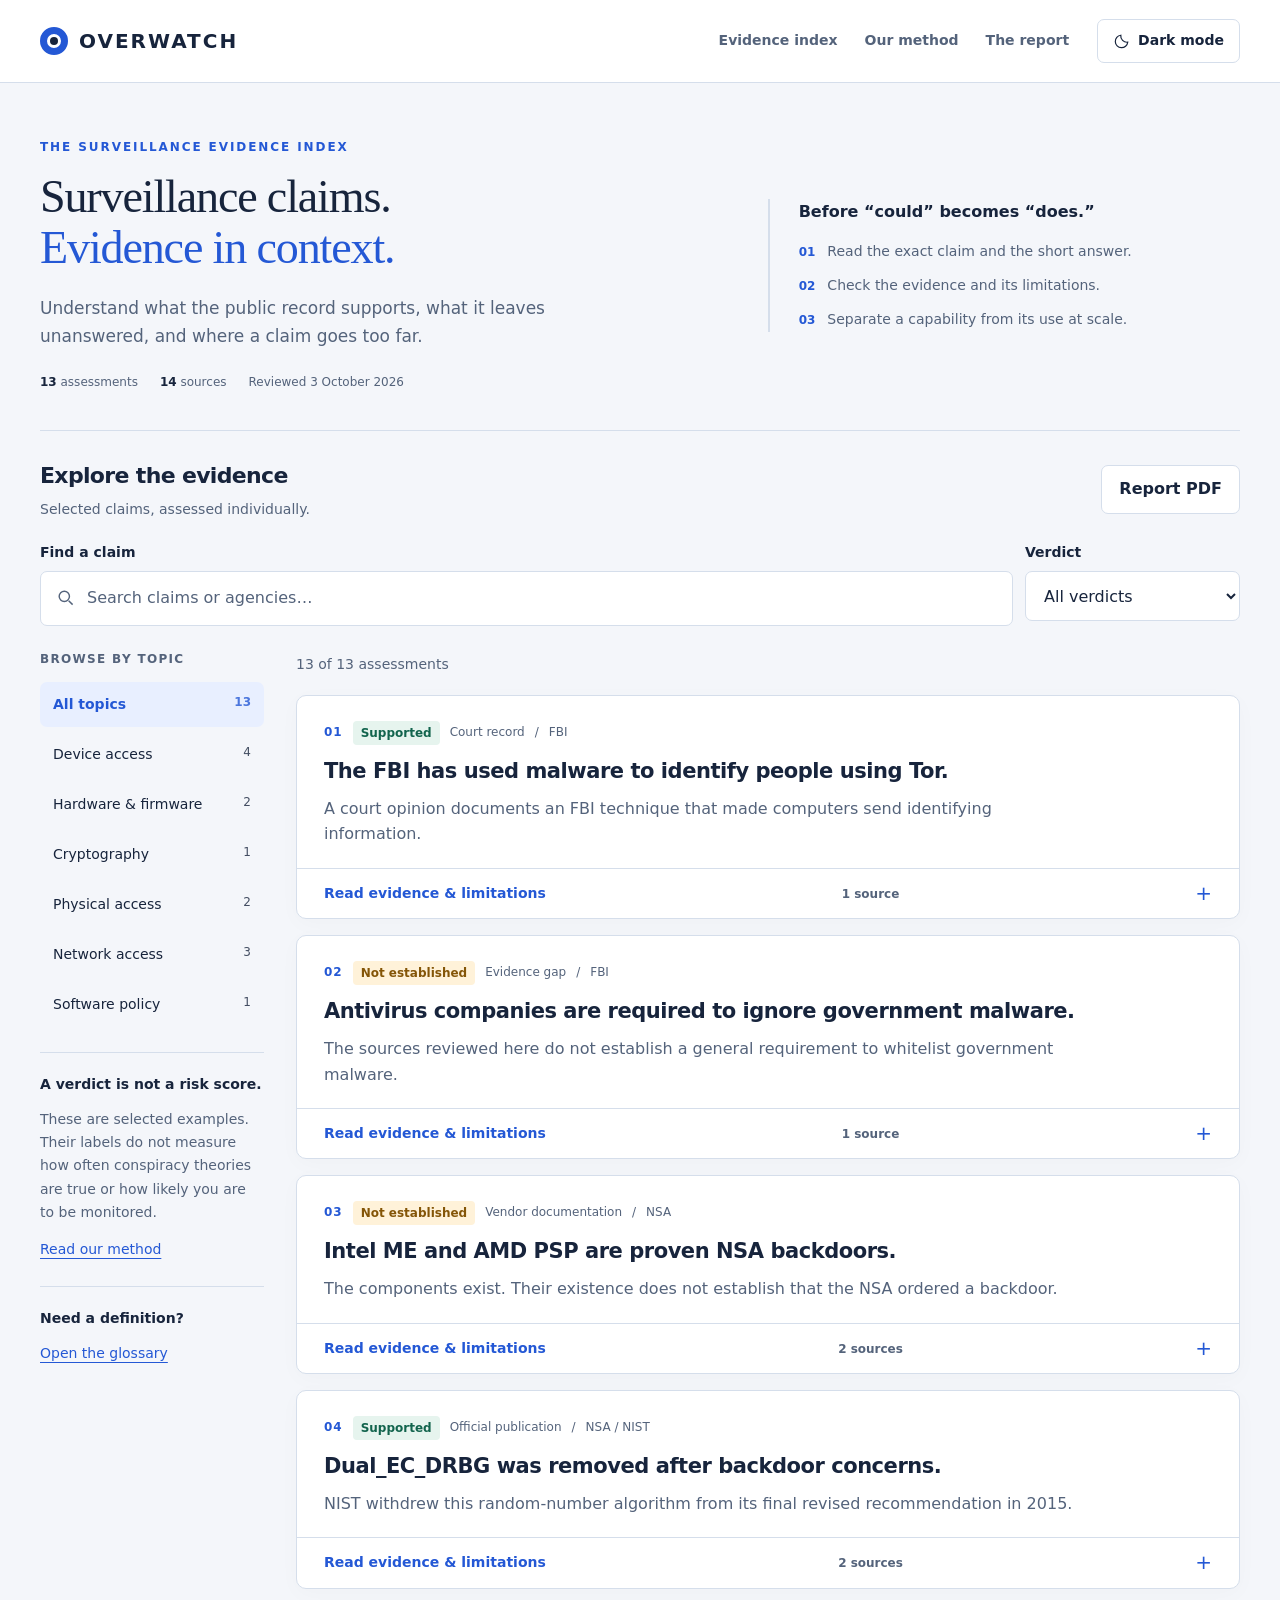
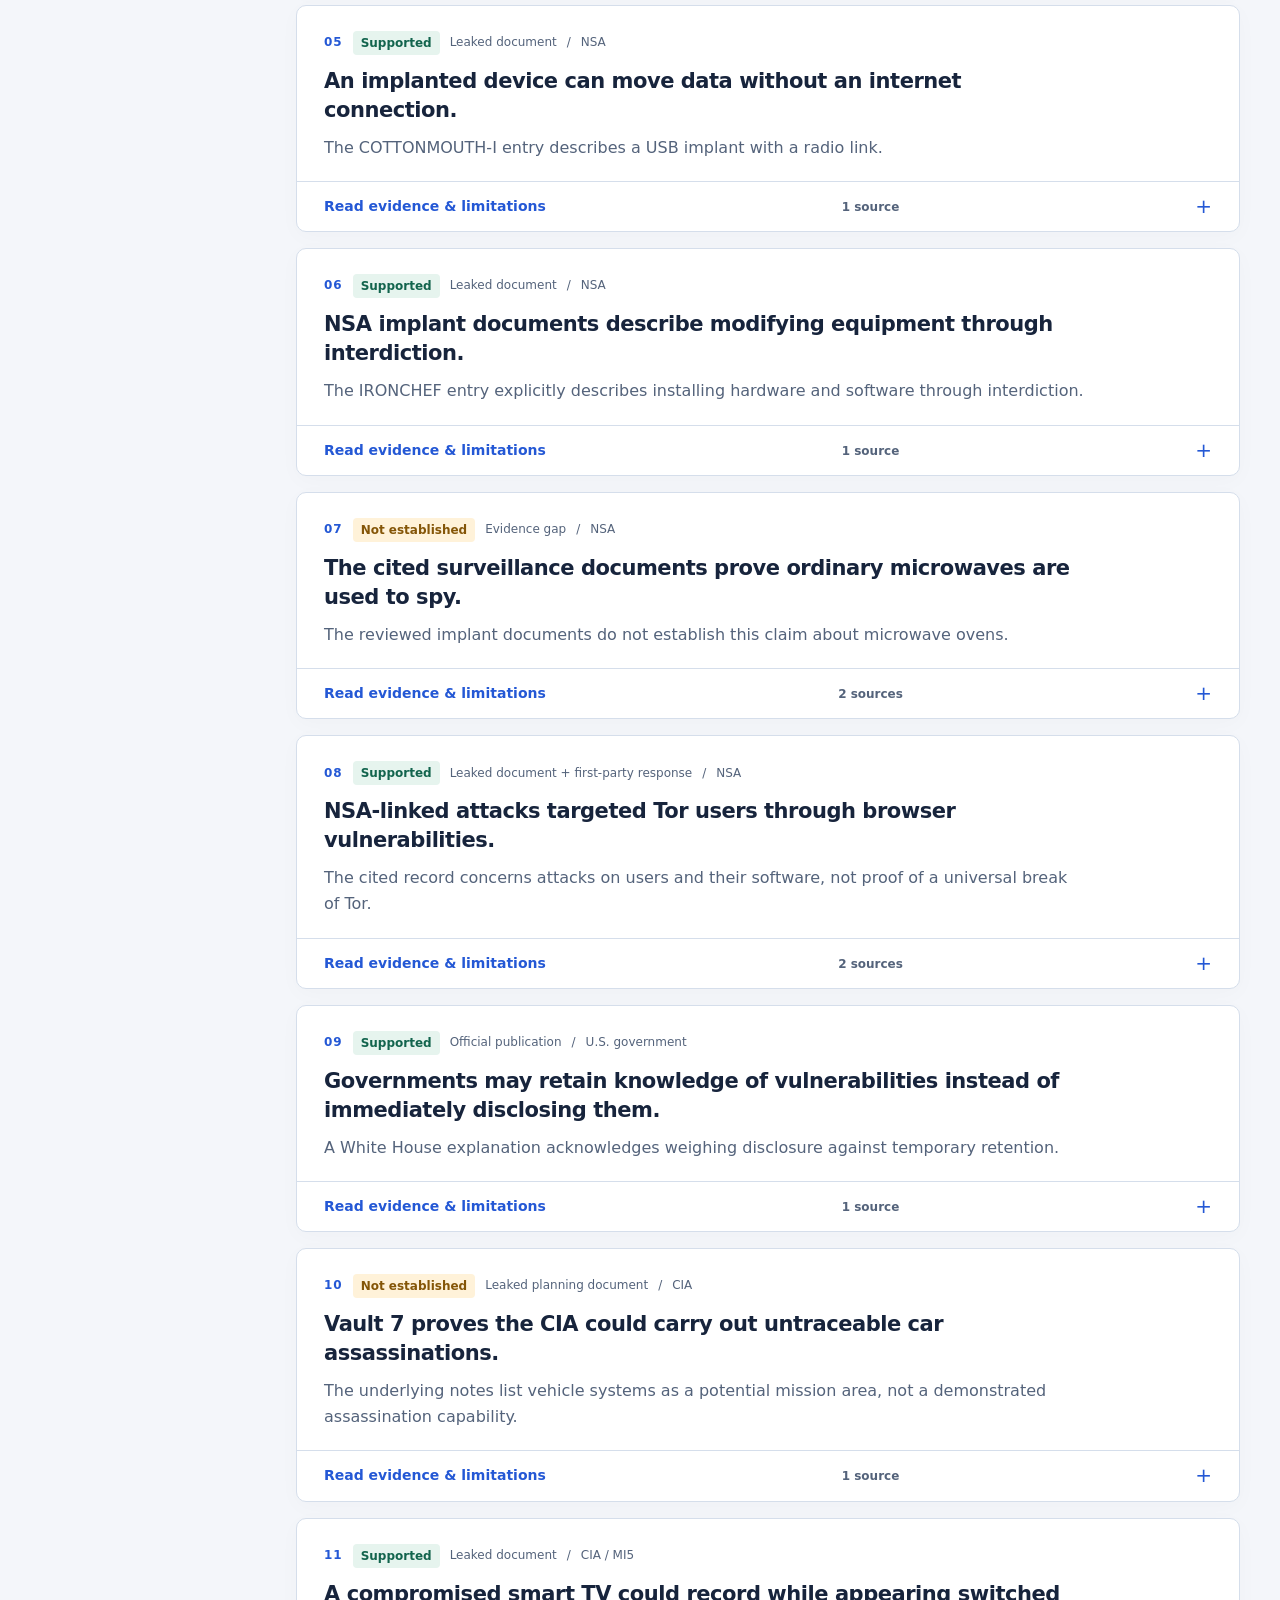
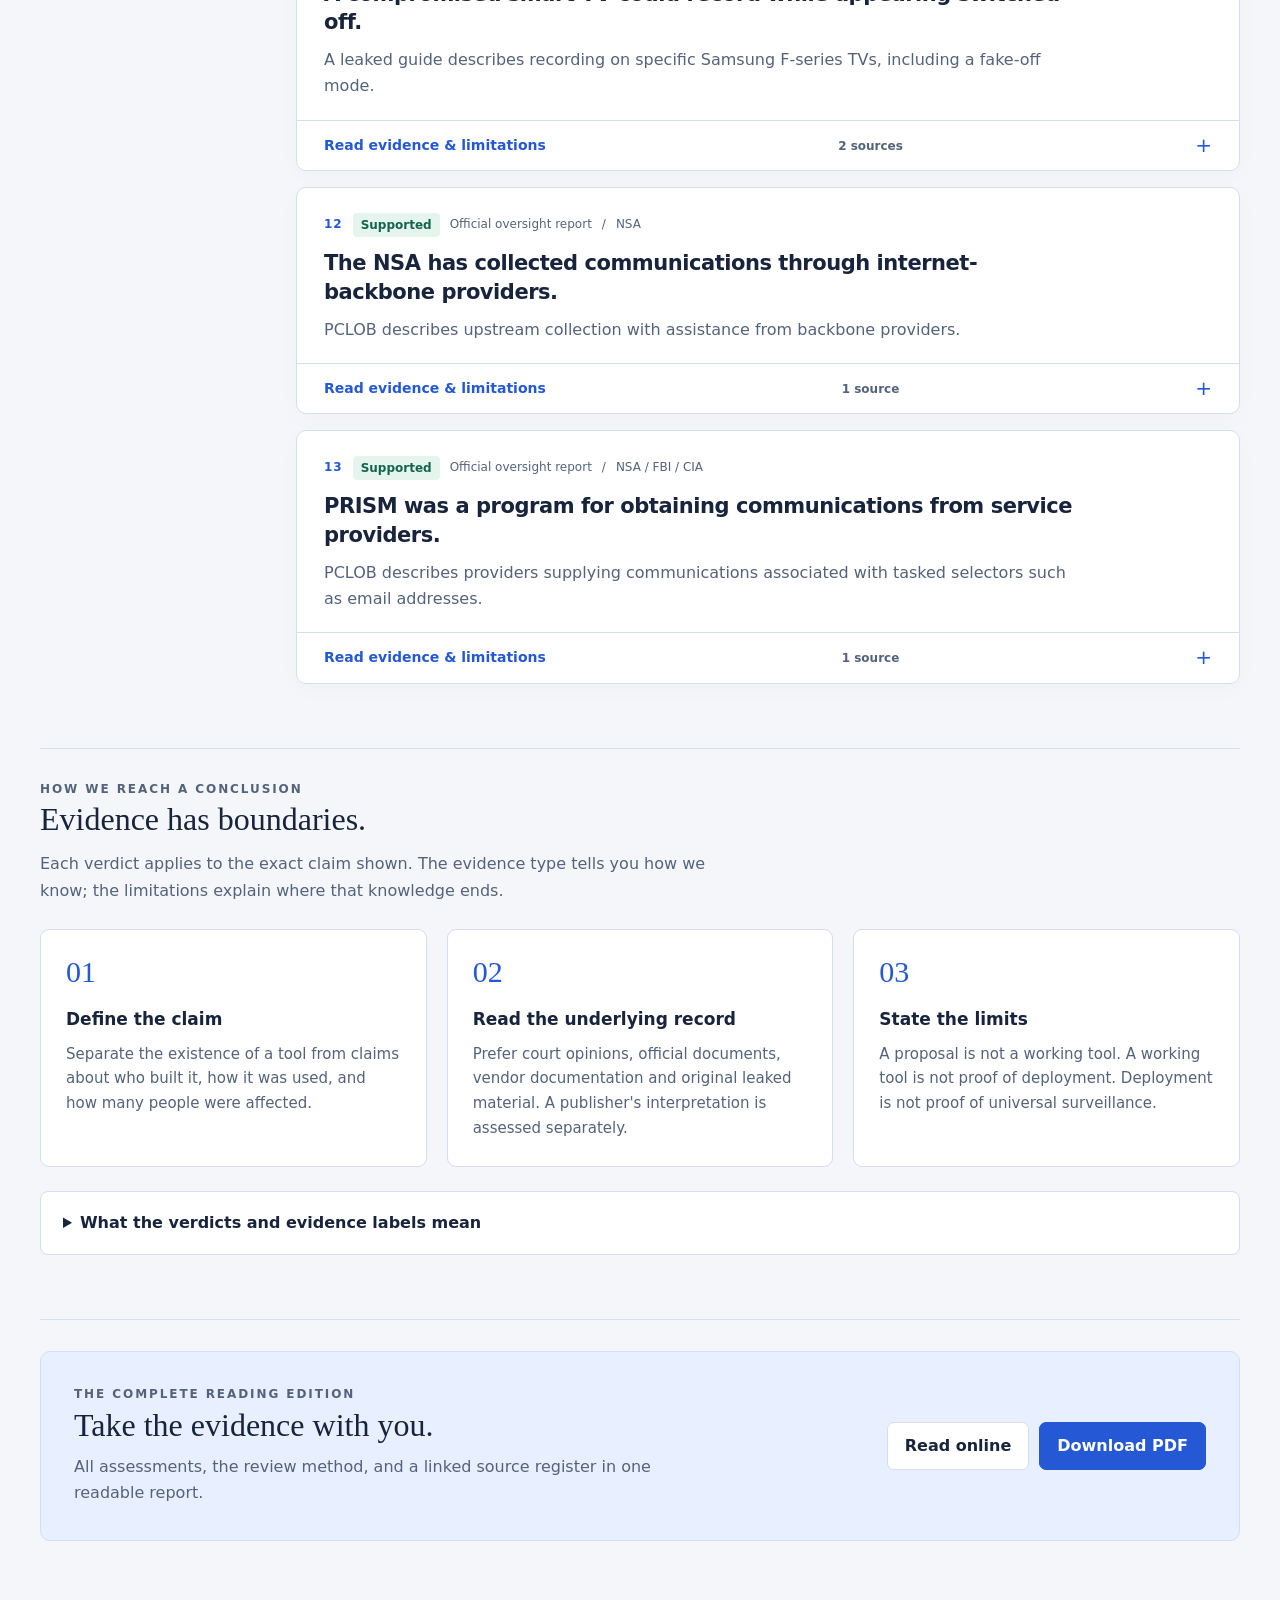
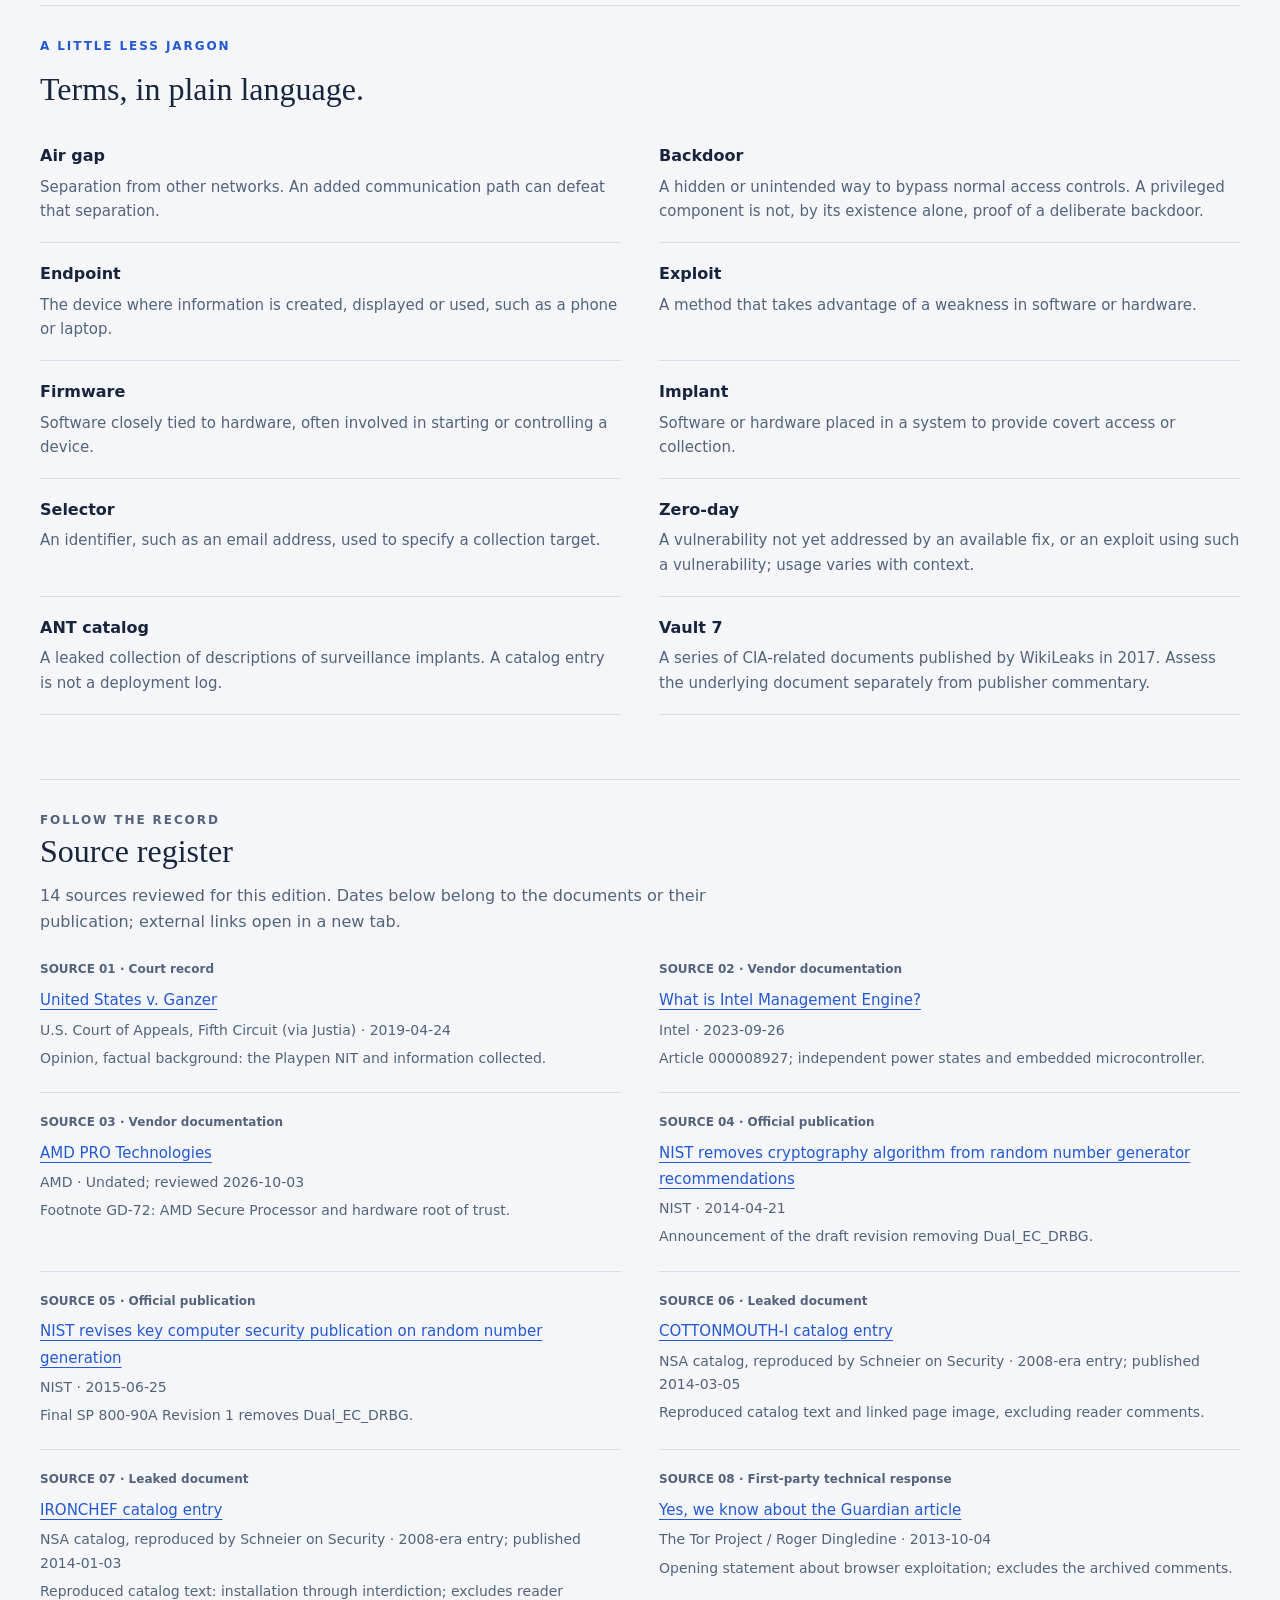
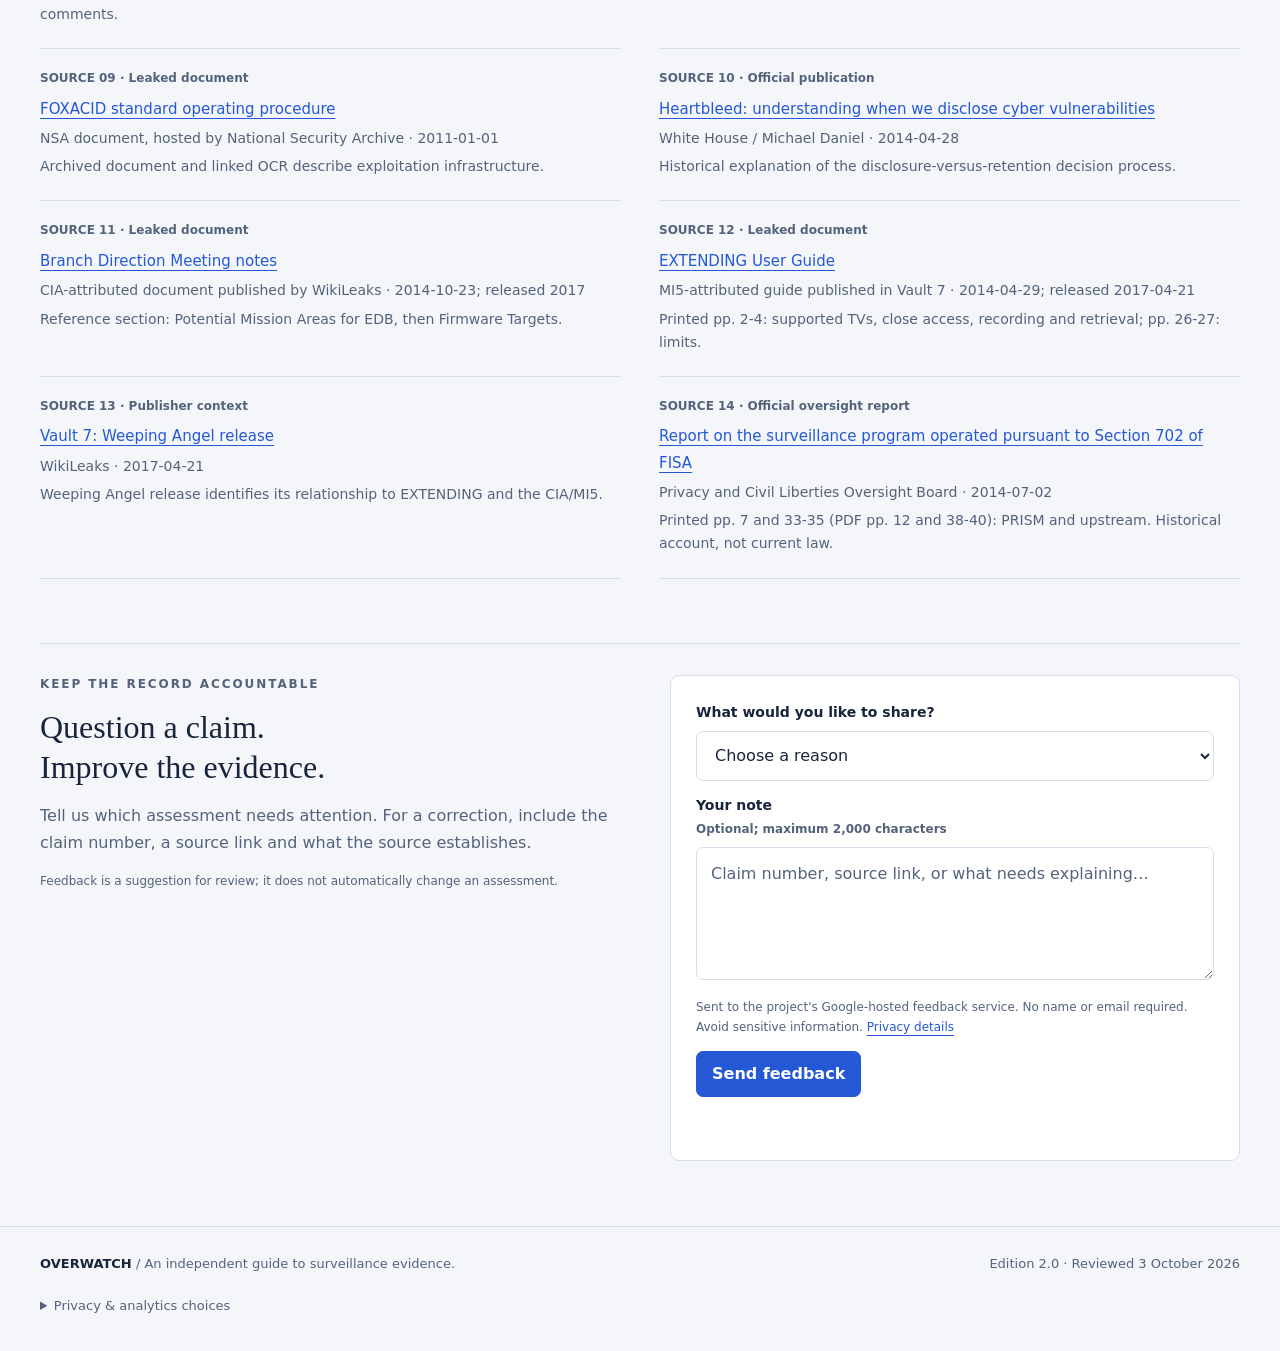
<file: index.html>
<!doctype html>
<html lang="en"><head><meta charset="utf-8"><meta name="viewport" content="width=device-width, initial-scale=1"><title>Surveillance claims. Evidence in context. | Overwatch</title><meta name="description" content="Explore surveillance claims through primary documents, clear explanations and explicit limits. Read the evidence behind each assessment."><meta name="color-scheme" content="light dark"><link rel="icon" href="favicon.svg" type="image/svg+xml"><script src="theme.js"></script><link rel="stylesheet" href="styles.css"><script src="config.js" defer></script><script src="data.js" defer></script><script src="app.js" defer></script></head><body><a class="skip" href="#main">Skip to content</a><header class="site-header"><div class="wrap header-inner"><a class="brand" href="index.html" aria-label="Overwatch home"><span class="brand-mark" aria-hidden="true"></span>OVERWATCH</a><div class="header-right"><nav aria-label="Main navigation"><a href="index.html#evidence">Evidence index</a><a href="index.html#method">Our method</a><a href="report.html">The report</a></nav><button id="theme-toggle" hidden type="button" aria-pressed="false"><svg aria-hidden="true" viewBox="0 0 24 24" fill="none" stroke="currentColor" stroke-width="1.7"><path d="M20.8 13A8.8 8.8 0 0 1 11 3.2 8.8 8.8 0 1 0 20.8 13Z"/></svg><span>Dark mode</span></button></div></div></header><noscript><div class="noscript wrap">All assessments and sources are readable below. Search, theme switching and feedback submission need JavaScript.</div></noscript><main id="main" class="wrap"><section class="intro" aria-labelledby="page-title"><div><p class="eyebrow">The surveillance evidence index</p><h1 id="page-title">Surveillance claims.<br><em>Evidence in context.</em></h1><p class="intro-copy">Understand what the public record supports, what it leaves unanswered, and where a claim goes too far.</p><div class="edition"><span><strong>13</strong> assessments</span><span><strong>14</strong> sources</span><span>Reviewed 3 October 2026</span></div></div><aside class="intro-note"><h2>Before &ldquo;could&rdquo; becomes &ldquo;does.&rdquo;</h2><ol class="reading-steps"><li><span>01</span>Read the exact claim and the short answer.</li><li><span>02</span>Check the evidence and its limitations.</li><li><span>03</span>Separate a capability from its use at scale.</li></ol></aside></section><section id="evidence" aria-labelledby="index-title"><div class="browse-top"><div><h2 id="index-title">Explore the evidence</h2><p>Selected claims, assessed individually.</p></div><a class="button" href="report.pdf" download>Report PDF</a></div><div class="search-tools" data-enhanced hidden><div><label class="field-label" for="search">Find a claim</label><div class="search-wrap"><svg aria-hidden="true" viewBox="0 0 24 24" fill="none" stroke-width="1.8"><circle cx="10.5" cy="10.5" r="6.5"/><path d="m16 16 5 5"/></svg><input id="search" type="search" placeholder="Search claims or agencies…" autocomplete="off"></div></div><div><label class="field-label" for="verdict">Verdict</label><select id="verdict"><option value="all">All verdicts</option><option>Supported</option><option>Not established</option></select></div></div><div class="workspace"><aside class="sidebar" aria-label="Topic filters"><div data-enhanced hidden><h3>Browse by topic</h3><div class="topics"><button type="button" class="topic-button" data-topic="All topics" aria-pressed="true"><span>All topics</span><span class="topic-count">13</span></button><button type="button" class="topic-button" data-topic="Device access" aria-pressed="false"><span>Device access</span><span class="topic-count">4</span></button><button type="button" class="topic-button" data-topic="Hardware &amp; firmware" aria-pressed="false"><span>Hardware &amp; firmware</span><span class="topic-count">2</span></button><button type="button" class="topic-button" data-topic="Cryptography" aria-pressed="false"><span>Cryptography</span><span class="topic-count">1</span></button><button type="button" class="topic-button" data-topic="Physical access" aria-pressed="false"><span>Physical access</span><span class="topic-count">2</span></button><button type="button" class="topic-button" data-topic="Network access" aria-pressed="false"><span>Network access</span><span class="topic-count">3</span></button><button type="button" class="topic-button" data-topic="Software policy" aria-pressed="false"><span>Software policy</span><span class="topic-count">1</span></button></div></div><div class="sidebar-note"><h3>A verdict is not a risk score.</h3><p>These are selected examples. Their labels do not measure how often conspiracy theories are true or how likely you are to be monitored.</p><a href="#method">Read our method</a></div><div class="sidebar-note"><h3>Need a definition?</h3><a href="#glossary">Open the glossary</a></div></aside><div><div class="result-bar"><span id="result-count" role="status" aria-live="polite">13 of 13 assessments</span><button type="button" id="clear-filters" class="text-button" hidden>Clear filters</button></div><div class="claim-list"><article class="claim" id="fbi-malware" data-topic="Device access" data-verdict="Supported"><div class="claim-top"><div class="claim-meta"><span class="claim-number">01</span><span class="badge supported">Supported</span><span>Court record</span><span aria-hidden="true">/</span><span>FBI</span></div><h3><a href="#fbi-malware">The FBI has used malware to identify people using Tor.</a></h3><p class="claim-summary">A court opinion documents an FBI technique that made computers send identifying information.</p></div><details ><summary>Read evidence &amp; limitations<span class="source-context">1 source</span></summary><div class="details-content"><div class="finding"><h4>What the evidence establishes</h4><p>In the Playpen investigation, the NIT collected information including IP addresses from computers that accessed the site. <a class="ref" href="#source-ganzer" aria-label="Source 1">[1]</a></p></div><div class="finding limit"><h4>What it does not establish</h4><p>This does not establish a universal Tor bypass or that every investigative tool is a keylogger.</p></div><div class="finding"><h4>Conditions &amp; context</h4><p>The finding concerns a specific investigation and deployed code, not all Tor users.</p></div><div class="claim-sources"><h4>Inspect the sources <span class="source-context">External links open in a new tab.</span></h4><ul><li><a href="https://law.justia.com/cases/federal/appellate-courts/ca5/17-51042/17-51042-2019-04-24.html" target="_blank" rel="noopener noreferrer">[1] United States v. Ganzer</a><span class="source-context">U.S. Court of Appeals, Fifth Circuit (via Justia) · 2019-04-24</span><span class="source-context">Opinion, factual background: the Playpen NIT and information collected.</span></li></ul></div><div class="claim-bottom"><span>2015 operation; 2019 opinion</span><span>Reviewed 3 October 2026 · <a href="#fbi-malware">Permanent link</a></span></div></div></details></article><article class="claim" id="antivirus" data-topic="Device access" data-verdict="Not established"><div class="claim-top"><div class="claim-meta"><span class="claim-number">02</span><span class="badge unknown">Not established</span><span>Evidence gap</span><span aria-hidden="true">/</span><span>FBI</span></div><h3><a href="#antivirus">Antivirus companies are required to ignore government malware.</a></h3><p class="claim-summary">The sources reviewed here do not establish a general requirement to whitelist government malware.</p></div><details ><summary>Read evidence &amp; limitations<span class="source-context">1 source</span></summary><div class="details-content"><div class="finding"><h4>What the evidence establishes</h4><p>The Ganzer opinion establishes FBI malware use, but it does not establish antivirus-company cooperation. <a class="ref" href="#source-ganzer" aria-label="Source 1">[1]</a></p></div><div class="finding limit"><h4>What it does not establish</h4><p>Evasion, voluntary cooperation and a legal obligation are separate claims. Evidence for one cannot stand in for the others.</p></div><div class="finding"><h4>Conditions &amp; context</h4><p>A defensible assessment needs a named vendor, tool, date and policy or legal document. This verdict is limited to the reviewed evidence.</p></div><div class="claim-sources"><h4>Inspect the sources <span class="source-context">External links open in a new tab.</span></h4><ul><li><a href="https://law.justia.com/cases/federal/appellate-courts/ca5/17-51042/17-51042-2019-04-24.html" target="_blank" rel="noopener noreferrer">[1] United States v. Ganzer</a><span class="source-context">U.S. Court of Appeals, Fifth Circuit (via Justia) · 2019-04-24</span><span class="source-context">Opinion, factual background: the Playpen NIT and information collected.</span></li></ul></div><div class="claim-bottom"><span>Broad claim in the previous edition</span><span>Reviewed 3 October 2026 · <a href="#antivirus">Permanent link</a></span></div></div></details></article><article class="claim" id="hardware-backdoors" data-topic="Hardware &amp; firmware" data-verdict="Not established"><div class="claim-top"><div class="claim-meta"><span class="claim-number">03</span><span class="badge unknown">Not established</span><span>Vendor documentation</span><span aria-hidden="true">/</span><span>NSA</span></div><h3><a href="#hardware-backdoors">Intel ME and AMD PSP are proven NSA backdoors.</a></h3><p class="claim-summary">The components exist. Their existence does not establish that the NSA ordered a backdoor.</p></div><details ><summary>Read evidence &amp; limitations<span class="source-context">2 sources</span></summary><div class="details-content"><div class="finding"><h4>What the evidence establishes</h4><p>Intel describes an embedded controller with independent power states. AMD describes a security processor used for secure boot and a hardware root of trust. <a class="ref" href="#source-intel" aria-label="Source 2">[2]</a> <a class="ref" href="#source-amd" aria-label="Source 3">[3]</a></p></div><div class="finding limit"><h4>What it does not establish</h4><p>Neither cited document establishes an NSA mandate. The two components should not be treated as identical.</p></div><div class="finding"><h4>Conditions &amp; context</h4><p>Intel describes operation while power is available; this is not operation without electricity. Features depend on the platform.</p></div><div class="claim-sources"><h4>Inspect the sources <span class="source-context">External links open in a new tab.</span></h4><ul><li><a href="https://www.intel.com/content/www/us/en/support/articles/000008927/software/chipset-software.html" target="_blank" rel="noopener noreferrer">[2] What is Intel Management Engine?</a><span class="source-context">Intel · 2023-09-26</span><span class="source-context">Article 000008927; independent power states and embedded microcontroller.</span></li><li><a href="https://www.amd.com/en/products/processors/technologies/pro-technologies.html" target="_blank" rel="noopener noreferrer">[3] AMD PRO Technologies</a><span class="source-context">AMD · Undated; reviewed 2026-10-03</span><span class="source-context">Footnote GD-72: AMD Secure Processor and hardware root of trust.</span></li></ul></div><div class="claim-bottom"><span>Intel article 2023; AMD documentation reviewed 2026</span><span>Reviewed 3 October 2026 · <a href="#hardware-backdoors">Permanent link</a></span></div></div></details></article><article class="claim" id="dual-ec" data-topic="Cryptography" data-verdict="Supported"><div class="claim-top"><div class="claim-meta"><span class="claim-number">04</span><span class="badge supported">Supported</span><span>Official publication</span><span aria-hidden="true">/</span><span>NSA / NIST</span></div><h3><a href="#dual-ec">Dual_EC_DRBG was removed after backdoor concerns.</a></h3><p class="claim-summary">NIST withdrew this random-number algorithm from its final revised recommendation in 2015.</p></div><details ><summary>Read evidence &amp; limitations<span class="source-context">2 sources</span></summary><div class="details-content"><div class="finding"><h4>What the evidence establishes</h4><p>NIST announced a draft removing Dual_EC_DRBG in 2014; the final SP 800-90A revision followed in June 2015. <a class="ref" href="#source-nist14" aria-label="Source 4">[4]</a> <a class="ref" href="#source-nist15" aria-label="Source 5">[5]</a></p></div><div class="finding limit"><h4>What it does not establish</h4><p>The removal establishes a standards decision. It does not by itself prove every claim about NSA exploitation or payments to vendors.</p></div><div class="finding"><h4>Conditions &amp; context</h4><p>The conclusion concerns this algorithm, not all encryption or every random-number generator.</p></div><div class="claim-sources"><h4>Inspect the sources <span class="source-context">External links open in a new tab.</span></h4><ul><li><a href="https://www.nist.gov/news-events/news/2014/04/nist-removes-cryptography-algorithm-random-number-generator-recommendations" target="_blank" rel="noopener noreferrer">[4] NIST removes cryptography algorithm from random number generator recommendations</a><span class="source-context">NIST · 2014-04-21</span><span class="source-context">Announcement of the draft revision removing Dual_EC_DRBG.</span></li><li><a href="https://www.nist.gov/news-events/news/2015/06/nist-revises-key-computer-security-publication-random-number-generation" target="_blank" rel="noopener noreferrer">[5] NIST revises key computer security publication on random number generation</a><span class="source-context">NIST · 2015-06-25</span><span class="source-context">Final SP 800-90A Revision 1 removes Dual_EC_DRBG.</span></li></ul></div><div class="claim-bottom"><span>2013-2015</span><span>Reviewed 3 October 2026 · <a href="#dual-ec">Permanent link</a></span></div></div></details></article><article class="claim" id="air-gap" data-topic="Hardware &amp; firmware" data-verdict="Supported"><div class="claim-top"><div class="claim-meta"><span class="claim-number">05</span><span class="badge supported">Supported</span><span>Leaked document</span><span aria-hidden="true">/</span><span>NSA</span></div><h3><a href="#air-gap">An implanted device can move data without an internet connection.</a></h3><p class="claim-summary">The COTTONMOUTH-I entry describes a USB implant with a radio link.</p></div><details ><summary>Read evidence &amp; limitations<span class="source-context">1 source</span></summary><div class="details-content"><div class="finding"><h4>What the evidence establishes</h4><p>The leaked entry describes wireless communication between implanted hardware and other equipment, including a bridge across an air gap. <a class="ref" href="#source-cottonmouth" aria-label="Source 6">[6]</a></p></div><div class="finding limit"><h4>What it does not establish</h4><p>This does not mean an ordinary disconnected computer can automatically transmit its files, or that every USB cable is implanted.</p></div><div class="finding"><h4>Conditions &amp; context</h4><p>The described design requires modified hardware and a working radio path. The catalog does not establish how widely it was deployed.</p></div><div class="claim-sources"><h4>Inspect the sources <span class="source-context">External links open in a new tab.</span></h4><ul><li><a href="https://www.schneier.com/?p=5246" target="_blank" rel="noopener noreferrer">[6] COTTONMOUTH-I catalog entry</a><span class="source-context">NSA catalog, reproduced by Schneier on Security · 2008-era entry; published 2014-03-05</span><span class="source-context">Reproduced catalog text and linked page image, excluding reader comments.</span></li></ul></div><div class="claim-bottom"><span>2008-era catalog; published 2014</span><span>Reviewed 3 October 2026 · <a href="#air-gap">Permanent link</a></span></div></div></details></article><article class="claim" id="interdiction" data-topic="Physical access" data-verdict="Supported"><div class="claim-top"><div class="claim-meta"><span class="claim-number">06</span><span class="badge supported">Supported</span><span>Leaked document</span><span aria-hidden="true">/</span><span>NSA</span></div><h3><a href="#interdiction">NSA implant documents describe modifying equipment through interdiction.</a></h3><p class="claim-summary">The IRONCHEF entry explicitly describes installing hardware and software through interdiction.</p></div><details ><summary>Read evidence &amp; limitations<span class="source-context">1 source</span></summary><div class="details-content"><div class="finding"><h4>What the evidence establishes</h4><p>The catalog describes a server implant designed to maintain access through firmware and associated hardware. <a class="ref" href="#source-ironchef" aria-label="Source 7">[7]</a></p></div><div class="finding limit"><h4>What it does not establish</h4><p>A catalog is evidence of a described capability, not a count of intercepted shipments or proof that every delivered device is altered.</p></div><div class="finding"><h4>Conditions &amp; context</h4><p>The entry names a particular server platform and requires an opportunity to install implants. It cannot be generalized to all hardware.</p></div><div class="claim-sources"><h4>Inspect the sources <span class="source-context">External links open in a new tab.</span></h4><ul><li><a href="https://www.schneier.com/blog/archives/2014/01/nsa_exploit_of_1.html/" target="_blank" rel="noopener noreferrer">[7] IRONCHEF catalog entry</a><span class="source-context">NSA catalog, reproduced by Schneier on Security · 2008-era entry; published 2014-01-03</span><span class="source-context">Reproduced catalog text: installation through interdiction; excludes reader comments.</span></li></ul></div><div class="claim-bottom"><span>2008-era catalog; published 2014</span><span>Reviewed 3 October 2026 · <a href="#interdiction">Permanent link</a></span></div></div></details></article><article class="claim" id="microwaves" data-topic="Physical access" data-verdict="Not established"><div class="claim-top"><div class="claim-meta"><span class="claim-number">07</span><span class="badge unknown">Not established</span><span>Evidence gap</span><span aria-hidden="true">/</span><span>NSA</span></div><h3><a href="#microwaves">The cited surveillance documents prove ordinary microwaves are used to spy.</a></h3><p class="claim-summary">The reviewed implant documents do not establish this claim about microwave ovens.</p></div><details ><summary>Read evidence &amp; limitations<span class="source-context">2 sources</span></summary><div class="details-content"><div class="finding"><h4>What the evidence establishes</h4><p>The cited catalog entries concern computer equipment. A separate leaked guide describes an implant for particular smart TVs. <a class="ref" href="#source-cottonmouth" aria-label="Source 6">[6]</a> <a class="ref" href="#source-extending" aria-label="Source 12">[12]</a></p></div><div class="finding limit"><h4>What it does not establish</h4><p>An unsupported claim is not proof that every possible appliance attack is impossible. A TV implant does not establish a microwave-oven program.</p></div><div class="finding"><h4>Conditions &amp; context</h4><p>A specific appliance claim needs a model, mechanism and attributable evidence of the alleged capability or operation.</p></div><div class="claim-sources"><h4>Inspect the sources <span class="source-context">External links open in a new tab.</span></h4><ul><li><a href="https://www.schneier.com/?p=5246" target="_blank" rel="noopener noreferrer">[6] COTTONMOUTH-I catalog entry</a><span class="source-context">NSA catalog, reproduced by Schneier on Security · 2008-era entry; published 2014-03-05</span><span class="source-context">Reproduced catalog text and linked page image, excluding reader comments.</span></li><li><a href="https://wikileaks.org/vault7/document/EXTENDING_User_Guide/EXTENDING_User_Guide.pdf" target="_blank" rel="noopener noreferrer">[12] EXTENDING User Guide</a><span class="source-context">MI5-attributed guide published in Vault 7 · 2014-04-29; released 2017-04-21</span><span class="source-context">Printed pp. 2-4: supported TVs, close access, recording and retrieval; pp. 26-27: limits.</span></li></ul></div><div class="claim-bottom"><span>Claim assessed against this source set</span><span>Reviewed 3 October 2026 · <a href="#microwaves">Permanent link</a></span></div></div></details></article><article class="claim" id="tor-exploits" data-topic="Network access" data-verdict="Supported"><div class="claim-top"><div class="claim-meta"><span class="claim-number">08</span><span class="badge supported">Supported</span><span>Leaked document + first-party response</span><span aria-hidden="true">/</span><span>NSA</span></div><h3><a href="#tor-exploits">NSA-linked attacks targeted Tor users through browser vulnerabilities.</a></h3><p class="claim-summary">The cited record concerns attacks on users and their software, not proof of a universal break of Tor.</p></div><details ><summary>Read evidence &amp; limitations<span class="source-context">2 sources</span></summary><div class="details-content"><div class="finding"><h4>What the evidence establishes</h4><p>The Tor Project described browser exploitation in its 2013 response. The archived FOXACID document describes exploitation infrastructure. <a class="ref" href="#source-tor" aria-label="Source 8">[8]</a> <a class="ref" href="#source-foxacid" aria-label="Source 9">[9]</a></p></div><div class="finding limit"><h4>What it does not establish</h4><p>These historical sources do not establish that current Tor versions are vulnerable to the same attacks, or that anonymity is guaranteed.</p></div><div class="finding"><h4>Conditions &amp; context</h4><p>Successful exploitation depends on the target software and an opportunity to deliver the attack.</p></div><div class="claim-sources"><h4>Inspect the sources <span class="source-context">External links open in a new tab.</span></h4><ul><li><a href="https://blog.torproject.org/yes-we-know-about-guardian-article/" target="_blank" rel="noopener noreferrer">[8] Yes, we know about the Guardian article</a><span class="source-context">The Tor Project / Roger Dingledine · 2013-10-04</span><span class="source-context">Opening statement about browser exploitation; excludes the archived comments.</span></li><li><a href="https://nsarchive.gwu.edu/document/22038-document-03" target="_blank" rel="noopener noreferrer">[9] FOXACID standard operating procedure</a><span class="source-context">NSA document, hosted by National Security Archive · 2011-01-01</span><span class="source-context">Archived document and linked OCR describe exploitation infrastructure.</span></li></ul></div><div class="claim-bottom"><span>2011 document; 2013 response</span><span>Reviewed 3 October 2026 · <a href="#tor-exploits">Permanent link</a></span></div></div></details></article><article class="claim" id="zero-days" data-topic="Software policy" data-verdict="Supported"><div class="claim-top"><div class="claim-meta"><span class="claim-number">09</span><span class="badge supported">Supported</span><span>Official publication</span><span aria-hidden="true">/</span><span>U.S. government</span></div><h3><a href="#zero-days">Governments may retain knowledge of vulnerabilities instead of immediately disclosing them.</a></h3><p class="claim-summary">A White House explanation acknowledges weighing disclosure against temporary retention.</p></div><details ><summary>Read evidence &amp; limitations<span class="source-context">1 source</span></summary><div class="details-content"><div class="finding"><h4>What the evidence establishes</h4><p>The 2014 account describes a decision process that considers both security risks and intelligence value. <a class="ref" href="#source-vep" aria-label="Source 10">[10]</a></p></div><div class="finding limit"><h4>What it does not establish</h4><p>It does not establish that vendors routinely supply the NSA with every flaw before a patch. PRISM is a different subject.</p></div><div class="finding"><h4>Conditions &amp; context</h4><p>This is a historical policy statement; it does not reveal individual retention decisions or establish present policy.</p></div><div class="claim-sources"><h4>Inspect the sources <span class="source-context">External links open in a new tab.</span></h4><ul><li><a href="https://obamawhitehouse.archives.gov/blog/2014/04/28/heartbleed-understanding-when-we-disclose-cyber-vulnerabilities" target="_blank" rel="noopener noreferrer">[10] Heartbleed: understanding when we disclose cyber vulnerabilities</a><span class="source-context">White House / Michael Daniel · 2014-04-28</span><span class="source-context">Historical explanation of the disclosure-versus-retention decision process.</span></li></ul></div><div class="claim-bottom"><span>2014 policy explanation</span><span>Reviewed 3 October 2026 · <a href="#zero-days">Permanent link</a></span></div></div></details></article><article class="claim" id="vehicles" data-topic="Device access" data-verdict="Not established"><div class="claim-top"><div class="claim-meta"><span class="claim-number">10</span><span class="badge unknown">Not established</span><span>Leaked planning document</span><span aria-hidden="true">/</span><span>CIA</span></div><h3><a href="#vehicles">Vault 7 proves the CIA could carry out untraceable car assassinations.</a></h3><p class="claim-summary">The underlying notes list vehicle systems as a potential mission area, not a demonstrated assassination capability.</p></div><details ><summary>Read evidence &amp; limitations<span class="source-context">1 source</span></summary><div class="details-content"><div class="finding"><h4>What the evidence establishes</h4><p>The meeting notes include vehicle systems among possible firmware targets. <a class="ref" href="#source-vehicles" aria-label="Source 11">[11]</a></p></div><div class="finding limit"><h4>What it does not establish</h4><p>The notes do not demonstrate a working vehicle-control tool, a deployment, an assassination or untraceability.</p></div><div class="finding"><h4>Conditions &amp; context</h4><p>Research interest, development, successful testing and operational use require different evidence. Only the planning reference is established here.</p></div><div class="claim-sources"><h4>Inspect the sources <span class="source-context">External links open in a new tab.</span></h4><ul><li><a href="https://wikileaks.org/ciav7p1/cms/page_13763790.html" target="_blank" rel="noopener noreferrer">[11] Branch Direction Meeting notes</a><span class="source-context">CIA-attributed document published by WikiLeaks · 2014-10-23; released 2017</span><span class="source-context">Reference section: Potential Mission Areas for EDB, then Firmware Targets.</span></li></ul></div><div class="claim-bottom"><span>October 2014 notes; released 2017</span><span>Reviewed 3 October 2026 · <a href="#vehicles">Permanent link</a></span></div></div></details></article><article class="claim" id="smart-tv" data-topic="Device access" data-verdict="Supported"><div class="claim-top"><div class="claim-meta"><span class="claim-number">11</span><span class="badge supported">Supported</span><span>Leaked document</span><span aria-hidden="true">/</span><span>CIA / MI5</span></div><h3><a href="#smart-tv">A compromised smart TV could record while appearing switched off.</a></h3><p class="claim-summary">A leaked guide describes recording on specific Samsung F-series TVs, including a fake-off mode.</p></div><details ><summary>Read evidence &amp; limitations<span class="source-context">2 sources</span></summary><div class="details-content"><div class="finding"><h4>What the evidence establishes</h4><p>The EXTENDING guide describes microphone recording and USB or nearby Wi-Fi retrieval. WikiLeaks links the tool to Weeping Angel. <a class="ref" href="#source-extending" aria-label="Source 12">[12]</a> <a class="ref" href="#source-vault" aria-label="Source 13">[13]</a></p></div><div class="finding limit"><h4>What it does not establish</h4><p>This does not establish that all televisions are affected or that a particular household was monitored.</p></div><div class="finding"><h4>Conditions &amp; context</h4><p>The documented version requires close-access USB installation on a compatible TV. Fake-off still requires electrical power.</p></div><div class="claim-sources"><h4>Inspect the sources <span class="source-context">External links open in a new tab.</span></h4><ul><li><a href="https://wikileaks.org/vault7/document/EXTENDING_User_Guide/EXTENDING_User_Guide.pdf" target="_blank" rel="noopener noreferrer">[12] EXTENDING User Guide</a><span class="source-context">MI5-attributed guide published in Vault 7 · 2014-04-29; released 2017-04-21</span><span class="source-context">Printed pp. 2-4: supported TVs, close access, recording and retrieval; pp. 26-27: limits.</span></li><li><a href="https://wikileaks.org/vault7/#Weeping%20Angel" target="_blank" rel="noopener noreferrer">[13] Vault 7: Weeping Angel release</a><span class="source-context">WikiLeaks · 2017-04-21</span><span class="source-context">Weeping Angel release identifies its relationship to EXTENDING and the CIA/MI5.</span></li></ul></div><div class="claim-bottom"><span>2014 guide; released 2017</span><span>Reviewed 3 October 2026 · <a href="#smart-tv">Permanent link</a></span></div></div></details></article><article class="claim" id="upstream" data-topic="Network access" data-verdict="Supported"><div class="claim-top"><div class="claim-meta"><span class="claim-number">12</span><span class="badge supported">Supported</span><span>Official oversight report</span><span aria-hidden="true">/</span><span>NSA</span></div><h3><a href="#upstream">The NSA has collected communications through internet-backbone providers.</a></h3><p class="claim-summary">PCLOB describes upstream collection with assistance from backbone providers.</p></div><details ><summary>Read evidence &amp; limitations<span class="source-context">1 source</span></summary><div class="details-content"><div class="finding"><h4>What the evidence establishes</h4><p>The report distinguishes collection in transit from communications supplied by a service provider. <a class="ref" href="#source-pclob" aria-label="Source 14">[14]</a></p></div><div class="finding limit"><h4>What it does not establish</h4><p>This source does not establish universal capture of every message or the current legal rules.</p></div><div class="finding"><h4>Conditions &amp; context</h4><p>This entry describes a historical collection method. A broad collection system and an implant targeting one device are different forms of surveillance.</p></div><div class="claim-sources"><h4>Inspect the sources <span class="source-context">External links open in a new tab.</span></h4><ul><li><a href="https://documents.pclob.gov/prod/Documents/OversightReport/ba65702c-3541-4125-a67d-92a7f974fc4c/702-Report-2%20-%20Complete%20-%20Nov%2014%202022%201548.pdf" target="_blank" rel="noopener noreferrer">[14] Report on the surveillance program operated pursuant to Section 702 of FISA</a><span class="source-context">Privacy and Civil Liberties Oversight Board · 2014-07-02</span><span class="source-context">Printed pp. 7 and 33-35 (PDF pp. 12 and 38-40): PRISM and upstream. Historical account, not current law.</span></li></ul></div><div class="claim-bottom"><span>2014 oversight account</span><span>Reviewed 3 October 2026 · <a href="#upstream">Permanent link</a></span></div></div></details></article><article class="claim" id="prism" data-topic="Network access" data-verdict="Supported"><div class="claim-top"><div class="claim-meta"><span class="claim-number">13</span><span class="badge supported">Supported</span><span>Official oversight report</span><span aria-hidden="true">/</span><span>NSA / FBI / CIA</span></div><h3><a href="#prism">PRISM was a program for obtaining communications from service providers.</a></h3><p class="claim-summary">PCLOB describes providers supplying communications associated with tasked selectors such as email addresses.</p></div><details ><summary>Read evidence &amp; limitations<span class="source-context">1 source</span></summary><div class="details-content"><div class="finding"><h4>What the evidence establishes</h4><p>This is a communications-collection process, distinct from acquiring software vulnerabilities. <a class="ref" href="#source-pclob" aria-label="Source 14">[14]</a></p></div><div class="finding limit"><h4>What it does not establish</h4><p>The account does not establish unrestricted access to every company database or every user account.</p></div><div class="finding"><h4>Conditions &amp; context</h4><p>This is a historical description, not a statement of current surveillance law.</p></div><div class="claim-sources"><h4>Inspect the sources <span class="source-context">External links open in a new tab.</span></h4><ul><li><a href="https://documents.pclob.gov/prod/Documents/OversightReport/ba65702c-3541-4125-a67d-92a7f974fc4c/702-Report-2%20-%20Complete%20-%20Nov%2014%202022%201548.pdf" target="_blank" rel="noopener noreferrer">[14] Report on the surveillance program operated pursuant to Section 702 of FISA</a><span class="source-context">Privacy and Civil Liberties Oversight Board · 2014-07-02</span><span class="source-context">Printed pp. 7 and 33-35 (PDF pp. 12 and 38-40): PRISM and upstream. Historical account, not current law.</span></li></ul></div><div class="claim-bottom"><span>2014 oversight account</span><span>Reviewed 3 October 2026 · <a href="#prism">Permanent link</a></span></div></div></details></article></div><div id="empty-state" class="empty" hidden><h3>No matching assessments</h3><p>Try a broader term, another topic, or reset your filters.</p><button type="button" id="empty-reset">Reset filters</button></div></div></div></section><section class="section" id="method"><div class="section-heading"><div><p class="eyebrow">How we reach a conclusion</p><h2>Evidence has boundaries.</h2><p>Each verdict applies to the exact claim shown. The evidence type tells you how we know; the limitations explain where that knowledge ends.</p></div></div><div class="method-grid"><div class="method-block"><span class="step">01</span><h3>Define the claim</h3><p>Separate the existence of a tool from claims about who built it, how it was used, and how many people were affected.</p></div><div class="method-block"><span class="step">02</span><h3>Read the underlying record</h3><p>Prefer court opinions, official documents, vendor documentation and original leaked material. A publisher's interpretation is assessed separately.</p></div><div class="method-block"><span class="step">03</span><h3>State the limits</h3><p>A proposal is not a working tool. A working tool is not proof of deployment. Deployment is not proof of universal surveillance.</p></div></div><details class="method-defs"><summary>What the verdicts and evidence labels mean</summary><p><strong>Supported:</strong> the reviewed evidence supports the specific, limited claim. It is not a guarantee that every detail or present-day implication is known.</p><p><strong>Not established:</strong> the reviewed evidence is insufficient for the claim. This does not mean the claim has been proved false.</p><p><strong>Court record / official publication:</strong> an attributable institutional record. Its authority does not make every interpretation beyond challenge.</p><p><strong>Vendor documentation:</strong> first-party descriptions of a product. Useful for architecture; not an independent audit of all possible behavior.</p><p><strong>Leaked document:</strong> an underlying document published outside official channels. We identify its provenance and distinguish descriptions from confirmed deployment. This review does not independently authenticate every document.</p><p><strong>Evidence gap:</strong> the source set does not establish the claim. The listed sources explain adjacent facts and the limits of the inference; they are not evidence for a universal negative.</p><p><strong>Review scope:</strong> this is a selected public-record review focused on U.S. surveillance, with a U.K. collaboration example. It is not an exhaustive intelligence history, a current legal guide, or a probability estimate that a reader is being monitored. Historical dates are intentional.</p></details></section><section class="section" id="report"><div class="report-banner"><div><p class="eyebrow">The complete reading edition</p><h2>Take the evidence with you.</h2><p>All assessments, the review method, and a linked source register in one readable report.</p></div><div class="report-actions"><a href="report.html" class="button">Read online</a><a href="report.pdf" class="button primary" download>Download PDF</a></div></div></section><section class="section" id="glossary"><p class="eyebrow">A little less jargon</p><h2>Terms, in plain language.</h2><dl class="glossary"><div><dt>Air gap</dt><dd>Separation from other networks. An added communication path can defeat that separation.</dd></div><div><dt>Backdoor</dt><dd>A hidden or unintended way to bypass normal access controls. A privileged component is not, by its existence alone, proof of a deliberate backdoor.</dd></div><div><dt>Endpoint</dt><dd>The device where information is created, displayed or used, such as a phone or laptop.</dd></div><div><dt>Exploit</dt><dd>A method that takes advantage of a weakness in software or hardware.</dd></div><div><dt>Firmware</dt><dd>Software closely tied to hardware, often involved in starting or controlling a device.</dd></div><div><dt>Implant</dt><dd>Software or hardware placed in a system to provide covert access or collection.</dd></div><div><dt>Selector</dt><dd>An identifier, such as an email address, used to specify a collection target.</dd></div><div><dt>Zero-day</dt><dd>A vulnerability not yet addressed by an available fix, or an exploit using such a vulnerability; usage varies with context.</dd></div><div><dt>ANT catalog</dt><dd>A leaked collection of descriptions of surveillance implants. A catalog entry is not a deployment log.</dd></div><div><dt>Vault 7</dt><dd>A series of CIA-related documents published by WikiLeaks in 2017. Assess the underlying document separately from publisher commentary.</dd></div></dl></section><section class="section" id="sources"><div class="section-heading"><div><p class="eyebrow">Follow the record</p><h2>Source register</h2><p>14 sources reviewed for this edition. Dates below belong to the documents or their publication; external links open in a new tab.</p></div></div><ol class="sources-list"><li id="source-ganzer"><span class="source-id">SOURCE 01 · Court record</span><a href="https://law.justia.com/cases/federal/appellate-courts/ca5/17-51042/17-51042-2019-04-24.html" target="_blank" rel="noopener noreferrer">United States v. Ganzer</a><p>U.S. Court of Appeals, Fifth Circuit (via Justia) · 2019-04-24</p><p>Opinion, factual background: the Playpen NIT and information collected.</p></li><li id="source-intel"><span class="source-id">SOURCE 02 · Vendor documentation</span><a href="https://www.intel.com/content/www/us/en/support/articles/000008927/software/chipset-software.html" target="_blank" rel="noopener noreferrer">What is Intel Management Engine?</a><p>Intel · 2023-09-26</p><p>Article 000008927; independent power states and embedded microcontroller.</p></li><li id="source-amd"><span class="source-id">SOURCE 03 · Vendor documentation</span><a href="https://www.amd.com/en/products/processors/technologies/pro-technologies.html" target="_blank" rel="noopener noreferrer">AMD PRO Technologies</a><p>AMD · Undated; reviewed 2026-10-03</p><p>Footnote GD-72: AMD Secure Processor and hardware root of trust.</p></li><li id="source-nist14"><span class="source-id">SOURCE 04 · Official publication</span><a href="https://www.nist.gov/news-events/news/2014/04/nist-removes-cryptography-algorithm-random-number-generator-recommendations" target="_blank" rel="noopener noreferrer">NIST removes cryptography algorithm from random number generator recommendations</a><p>NIST · 2014-04-21</p><p>Announcement of the draft revision removing Dual_EC_DRBG.</p></li><li id="source-nist15"><span class="source-id">SOURCE 05 · Official publication</span><a href="https://www.nist.gov/news-events/news/2015/06/nist-revises-key-computer-security-publication-random-number-generation" target="_blank" rel="noopener noreferrer">NIST revises key computer security publication on random number generation</a><p>NIST · 2015-06-25</p><p>Final SP 800-90A Revision 1 removes Dual_EC_DRBG.</p></li><li id="source-cottonmouth"><span class="source-id">SOURCE 06 · Leaked document</span><a href="https://www.schneier.com/?p=5246" target="_blank" rel="noopener noreferrer">COTTONMOUTH-I catalog entry</a><p>NSA catalog, reproduced by Schneier on Security · 2008-era entry; published 2014-03-05</p><p>Reproduced catalog text and linked page image, excluding reader comments.</p></li><li id="source-ironchef"><span class="source-id">SOURCE 07 · Leaked document</span><a href="https://www.schneier.com/blog/archives/2014/01/nsa_exploit_of_1.html/" target="_blank" rel="noopener noreferrer">IRONCHEF catalog entry</a><p>NSA catalog, reproduced by Schneier on Security · 2008-era entry; published 2014-01-03</p><p>Reproduced catalog text: installation through interdiction; excludes reader comments.</p></li><li id="source-tor"><span class="source-id">SOURCE 08 · First-party technical response</span><a href="https://blog.torproject.org/yes-we-know-about-guardian-article/" target="_blank" rel="noopener noreferrer">Yes, we know about the Guardian article</a><p>The Tor Project / Roger Dingledine · 2013-10-04</p><p>Opening statement about browser exploitation; excludes the archived comments.</p></li><li id="source-foxacid"><span class="source-id">SOURCE 09 · Leaked document</span><a href="https://nsarchive.gwu.edu/document/22038-document-03" target="_blank" rel="noopener noreferrer">FOXACID standard operating procedure</a><p>NSA document, hosted by National Security Archive · 2011-01-01</p><p>Archived document and linked OCR describe exploitation infrastructure.</p></li><li id="source-vep"><span class="source-id">SOURCE 10 · Official publication</span><a href="https://obamawhitehouse.archives.gov/blog/2014/04/28/heartbleed-understanding-when-we-disclose-cyber-vulnerabilities" target="_blank" rel="noopener noreferrer">Heartbleed: understanding when we disclose cyber vulnerabilities</a><p>White House / Michael Daniel · 2014-04-28</p><p>Historical explanation of the disclosure-versus-retention decision process.</p></li><li id="source-vehicles"><span class="source-id">SOURCE 11 · Leaked document</span><a href="https://wikileaks.org/ciav7p1/cms/page_13763790.html" target="_blank" rel="noopener noreferrer">Branch Direction Meeting notes</a><p>CIA-attributed document published by WikiLeaks · 2014-10-23; released 2017</p><p>Reference section: Potential Mission Areas for EDB, then Firmware Targets.</p></li><li id="source-extending"><span class="source-id">SOURCE 12 · Leaked document</span><a href="https://wikileaks.org/vault7/document/EXTENDING_User_Guide/EXTENDING_User_Guide.pdf" target="_blank" rel="noopener noreferrer">EXTENDING User Guide</a><p>MI5-attributed guide published in Vault 7 · 2014-04-29; released 2017-04-21</p><p>Printed pp. 2-4: supported TVs, close access, recording and retrieval; pp. 26-27: limits.</p></li><li id="source-vault"><span class="source-id">SOURCE 13 · Publisher context</span><a href="https://wikileaks.org/vault7/#Weeping%20Angel" target="_blank" rel="noopener noreferrer">Vault 7: Weeping Angel release</a><p>WikiLeaks · 2017-04-21</p><p>Weeping Angel release identifies its relationship to EXTENDING and the CIA/MI5.</p></li><li id="source-pclob"><span class="source-id">SOURCE 14 · Official oversight report</span><a href="https://documents.pclob.gov/prod/Documents/OversightReport/ba65702c-3541-4125-a67d-92a7f974fc4c/702-Report-2%20-%20Complete%20-%20Nov%2014%202022%201548.pdf" target="_blank" rel="noopener noreferrer">Report on the surveillance program operated pursuant to Section 702 of FISA</a><p>Privacy and Civil Liberties Oversight Board · 2014-07-02</p><p>Printed pp. 7 and 33-35 (PDF pp. 12 and 38-40): PRISM and upstream. Historical account, not current law.</p></li></ol></section><section class="section feedback-layout" id="feedback"><div><p class="eyebrow">Keep the record accountable</p><h2>Question a claim.<br>Improve the evidence.</h2><p>Tell us which assessment needs attention. For a correction, include the claim number, a source link and what the source establishes.</p><p class="privacy-note">Feedback is a suggestion for review; it does not automatically change an assessment.</p></div><div><p id="feedback-unavailable">Feedback submission needs JavaScript and a configured receiving service. You can still inspect every source above.</p><form id="feedback-form" hidden><label class="field-label" for="feedback-type">What would you like to share?</label><select id="feedback-type" required><option value="">Choose a reason</option><option value="Correction or source">A correction or source</option><option value="Interesting but unclear">Something is unclear</option><option value="Changed my perspective">This changed my perspective</option><option value="I do not buy this">I disagree with an assessment</option><option value="Worth sharing">This is worth sharing</option><option value="Downloaded the report">Feedback on the report</option></select><label class="field-label" for="feedback-message">Your note <span class="source-context">Optional; maximum 2,000 characters</span></label><textarea id="feedback-message" rows="4" maxlength="2000" placeholder="Claim number, source link, or what needs explaining…"></textarea><p class="privacy-note">Sent to the project's Google-hosted feedback service. No name or email required. Avoid sensitive information. <a href="#privacy">Privacy details</a></p><button type="submit" class="primary">Send feedback</button><p id="feedback-status" class="feedback-status" role="status" aria-live="polite"></p></form></div></section></main><footer class="footer"><div class="wrap"><div class="footer-top"><div><strong>OVERWATCH</strong> / An independent guide to surveillance evidence.</div><div>Edition 2.0 &middot; Reviewed 3 October 2026</div></div><details id="privacy"><summary>Privacy &amp; analytics choices</summary><p>This site has no advertising or embedded third-party fonts. Your theme preference is stored in this browser. The site loads Google Analytics only if you enable it below; analytics may collect usage and device information and set cookies. The hosting provider may keep server logs.</p><p>Feedback is sent to the project's existing Google Apps Script service only when you submit it. No name or email is requested. The service's logging and retention settings have not been audited, so the form does not promise anonymity. External source links follow their publishers' privacy policies.</p><div data-analytics hidden><p id="analytics-status" role="status">Optional analytics: off.</p><button id="analytics-enable" type="button">Enable analytics</button><button id="analytics-disable" type="button">Disable analytics</button></div></details></div></footer></body></html>
</file>
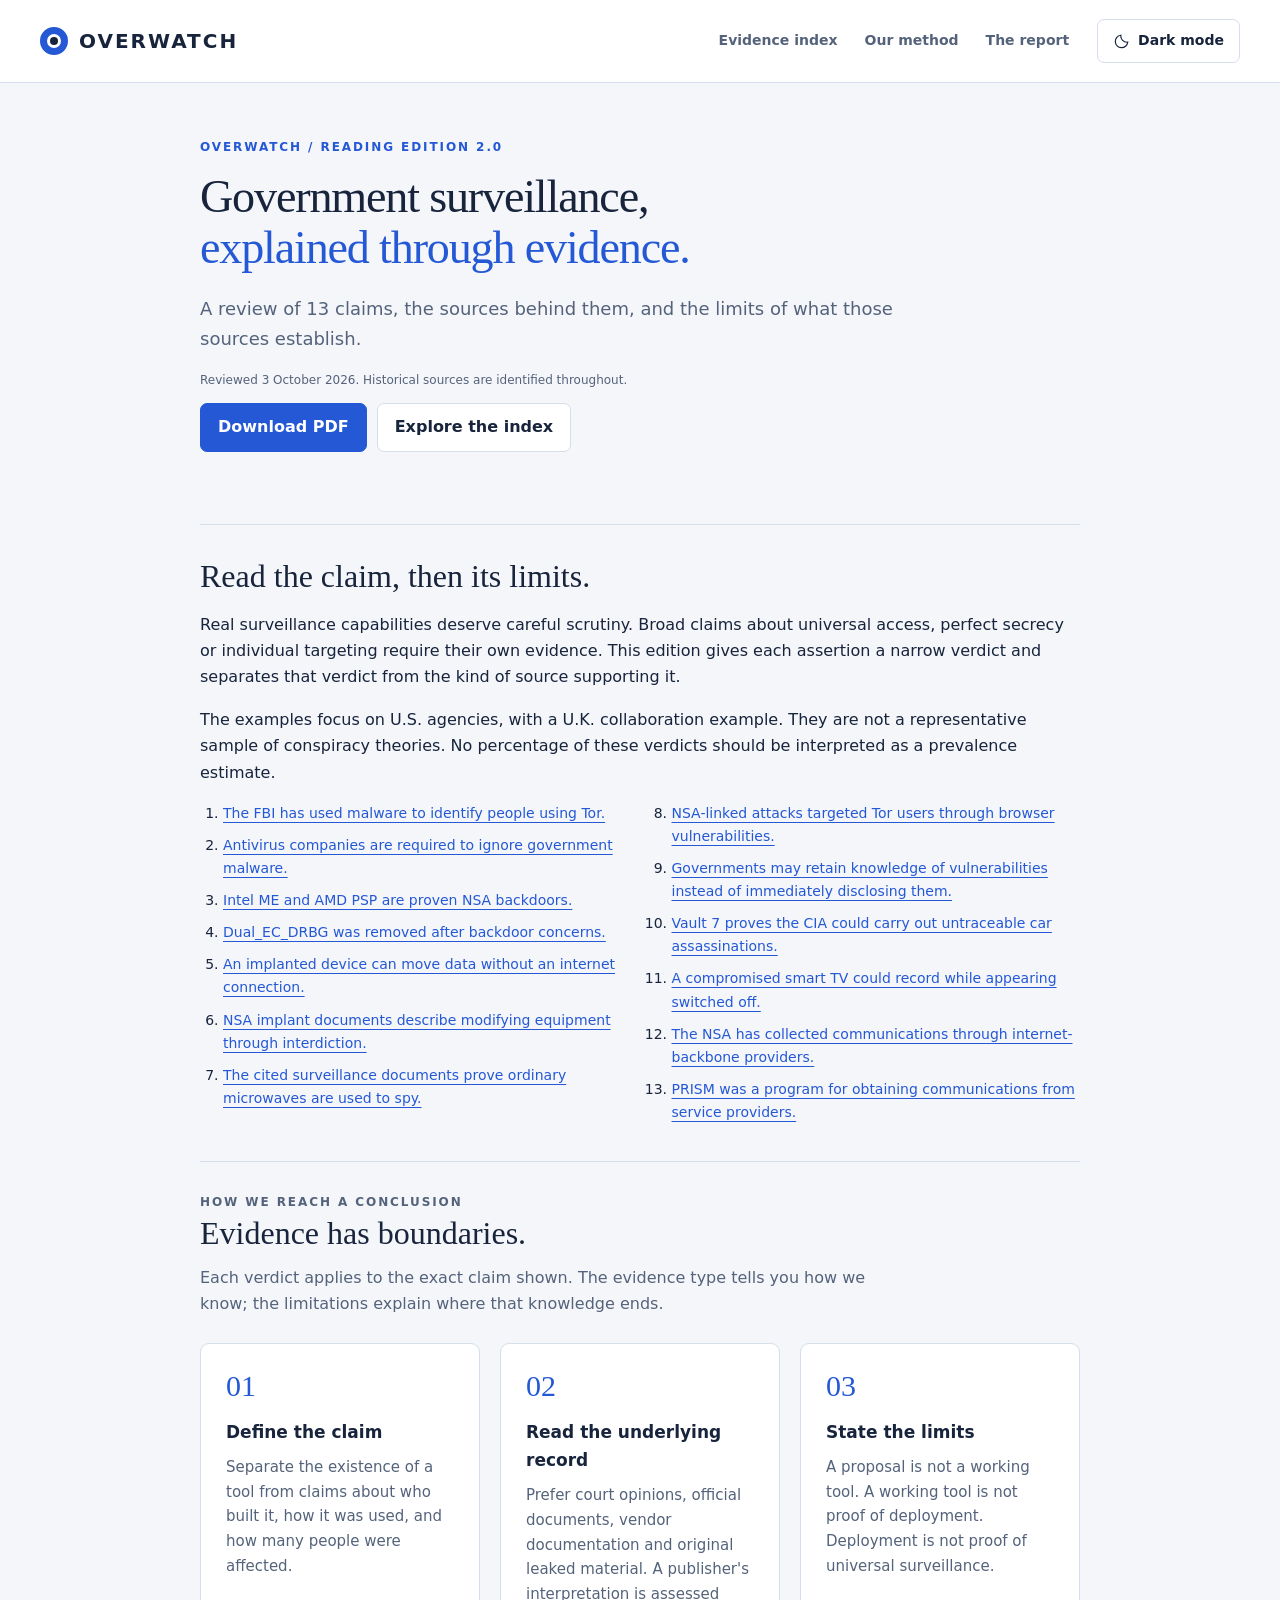
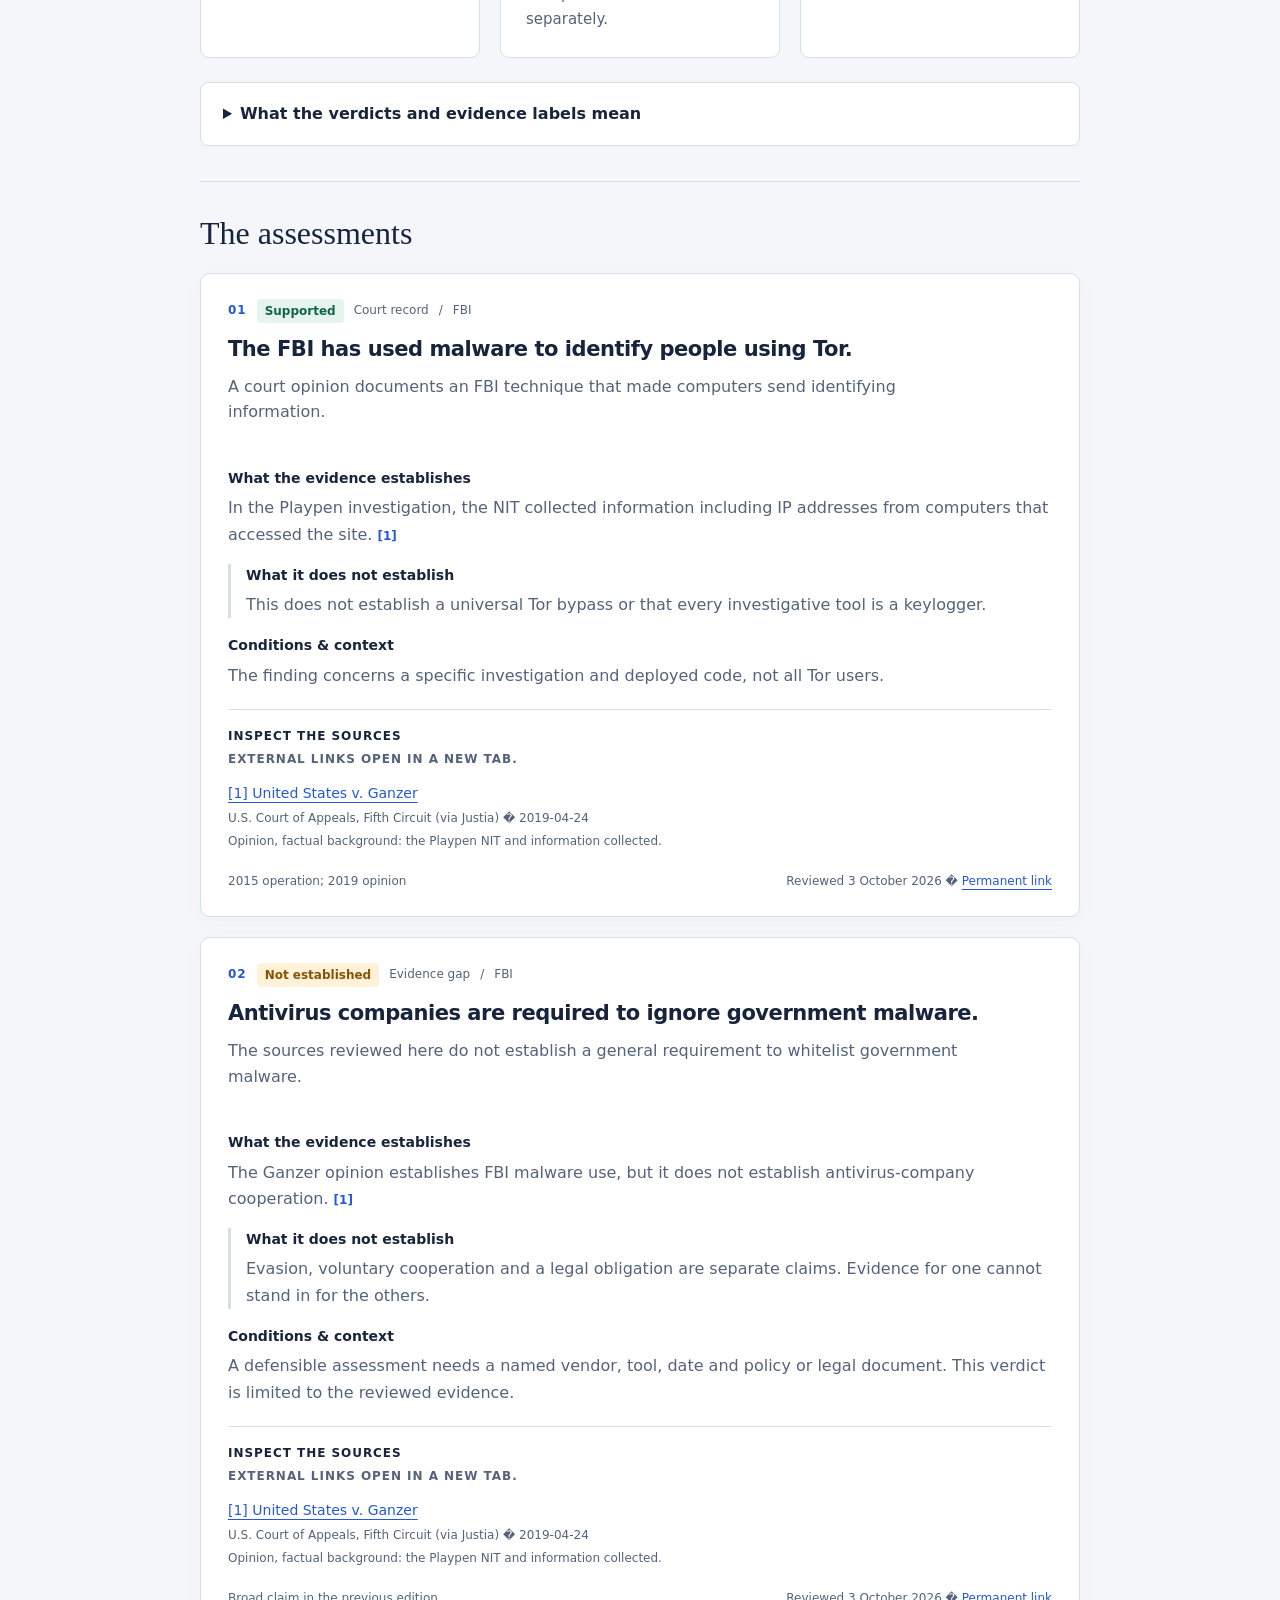
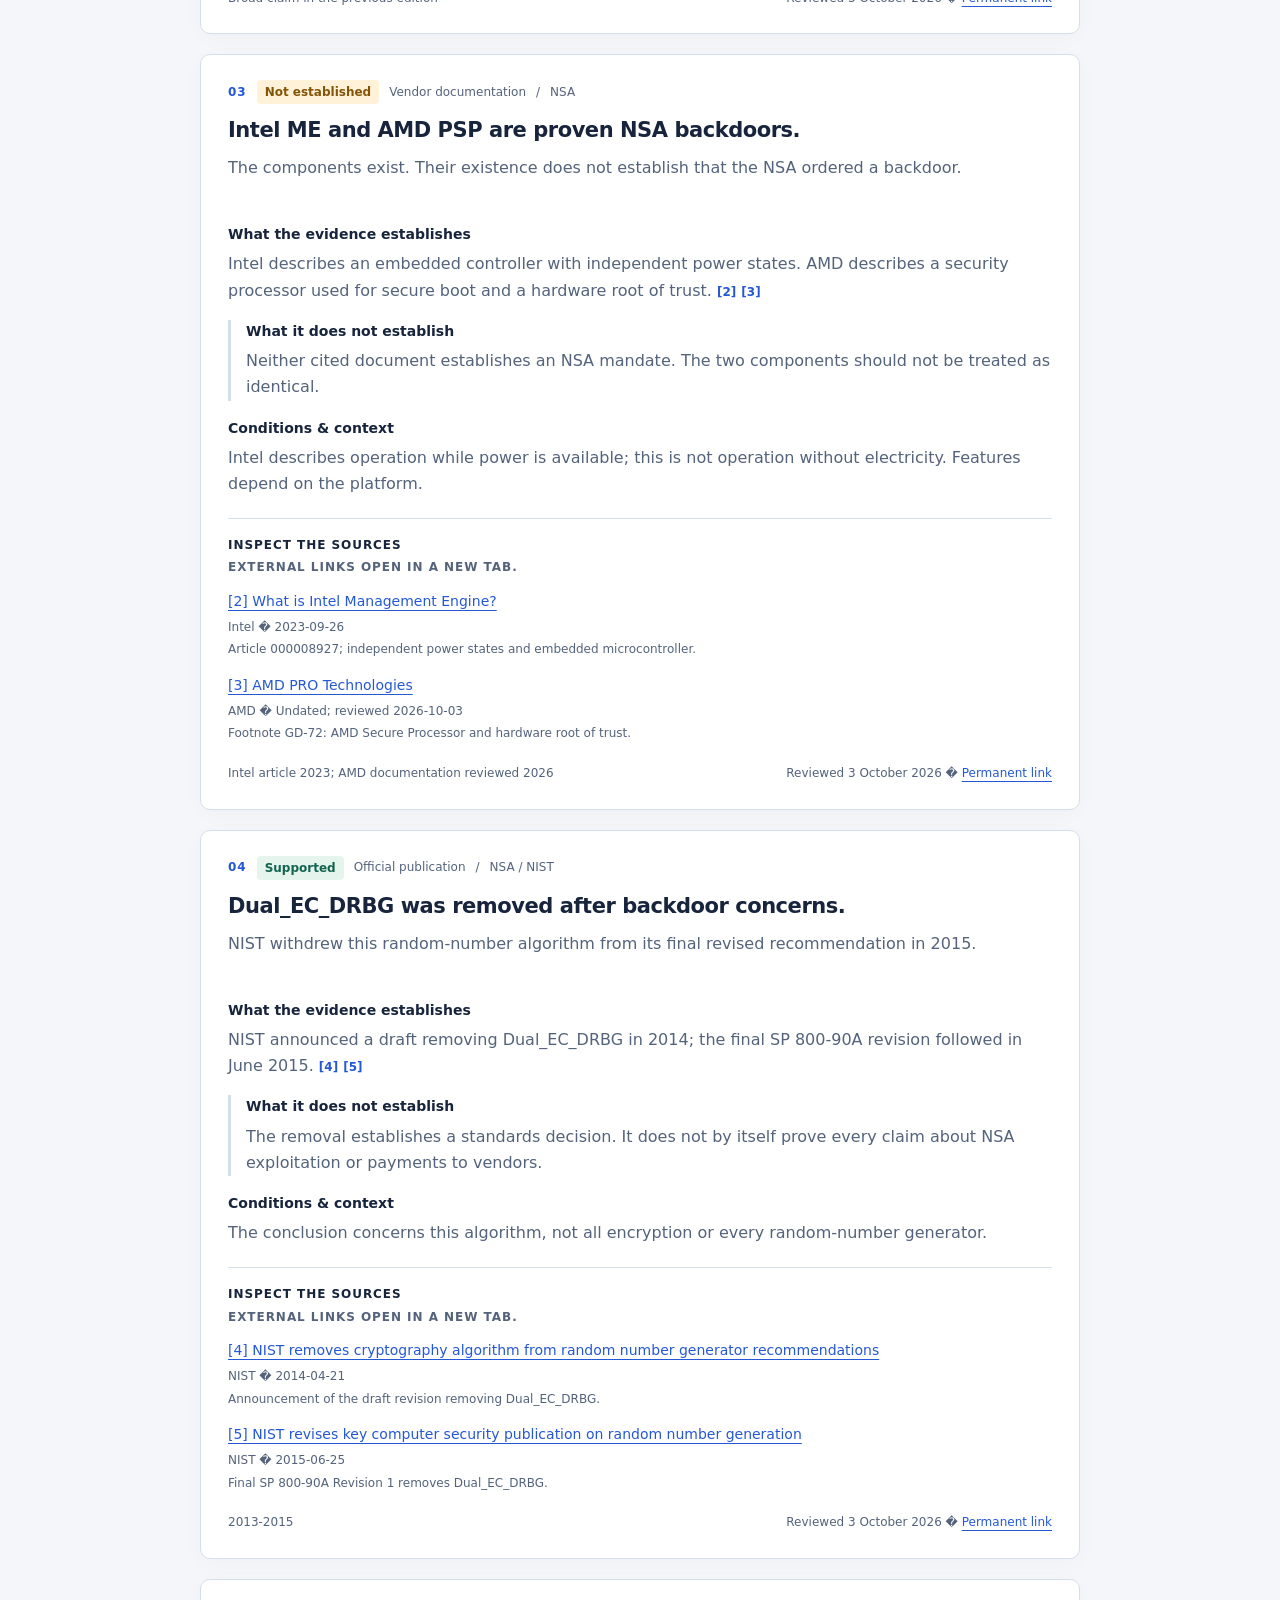
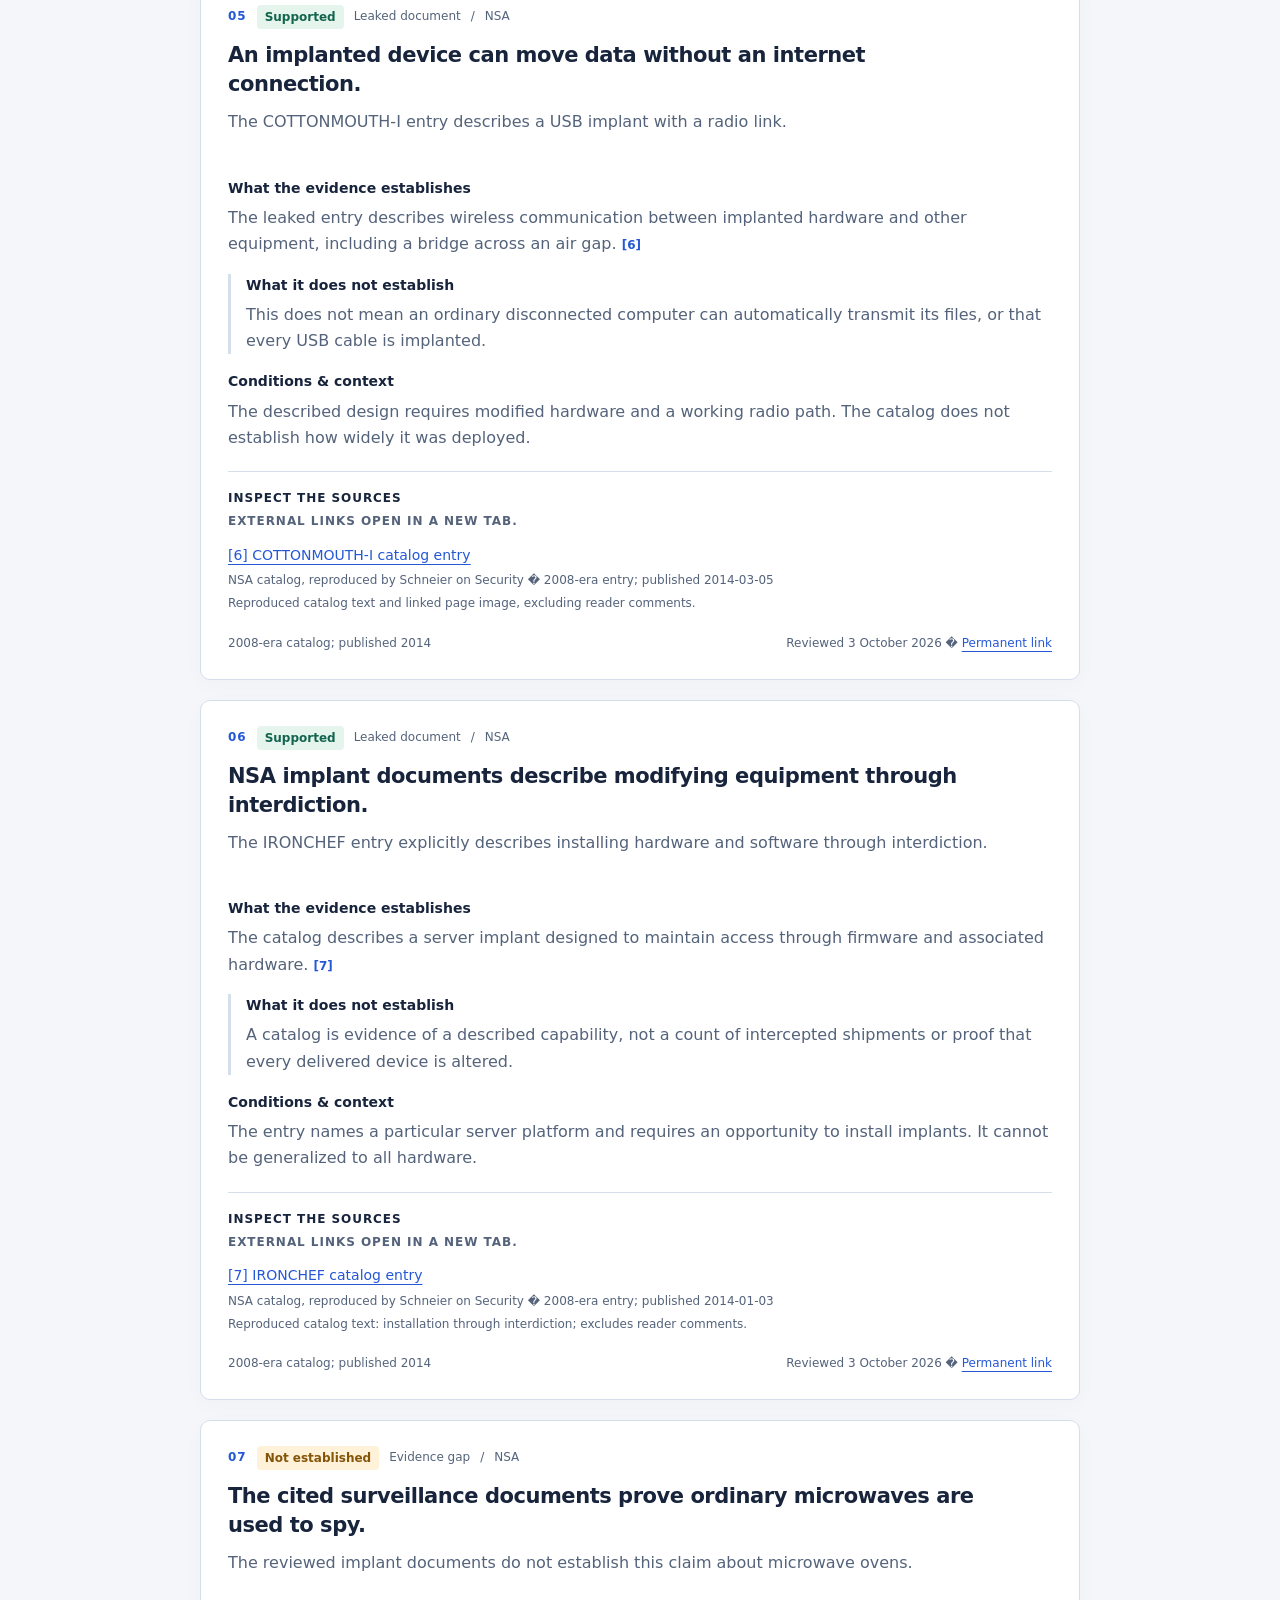
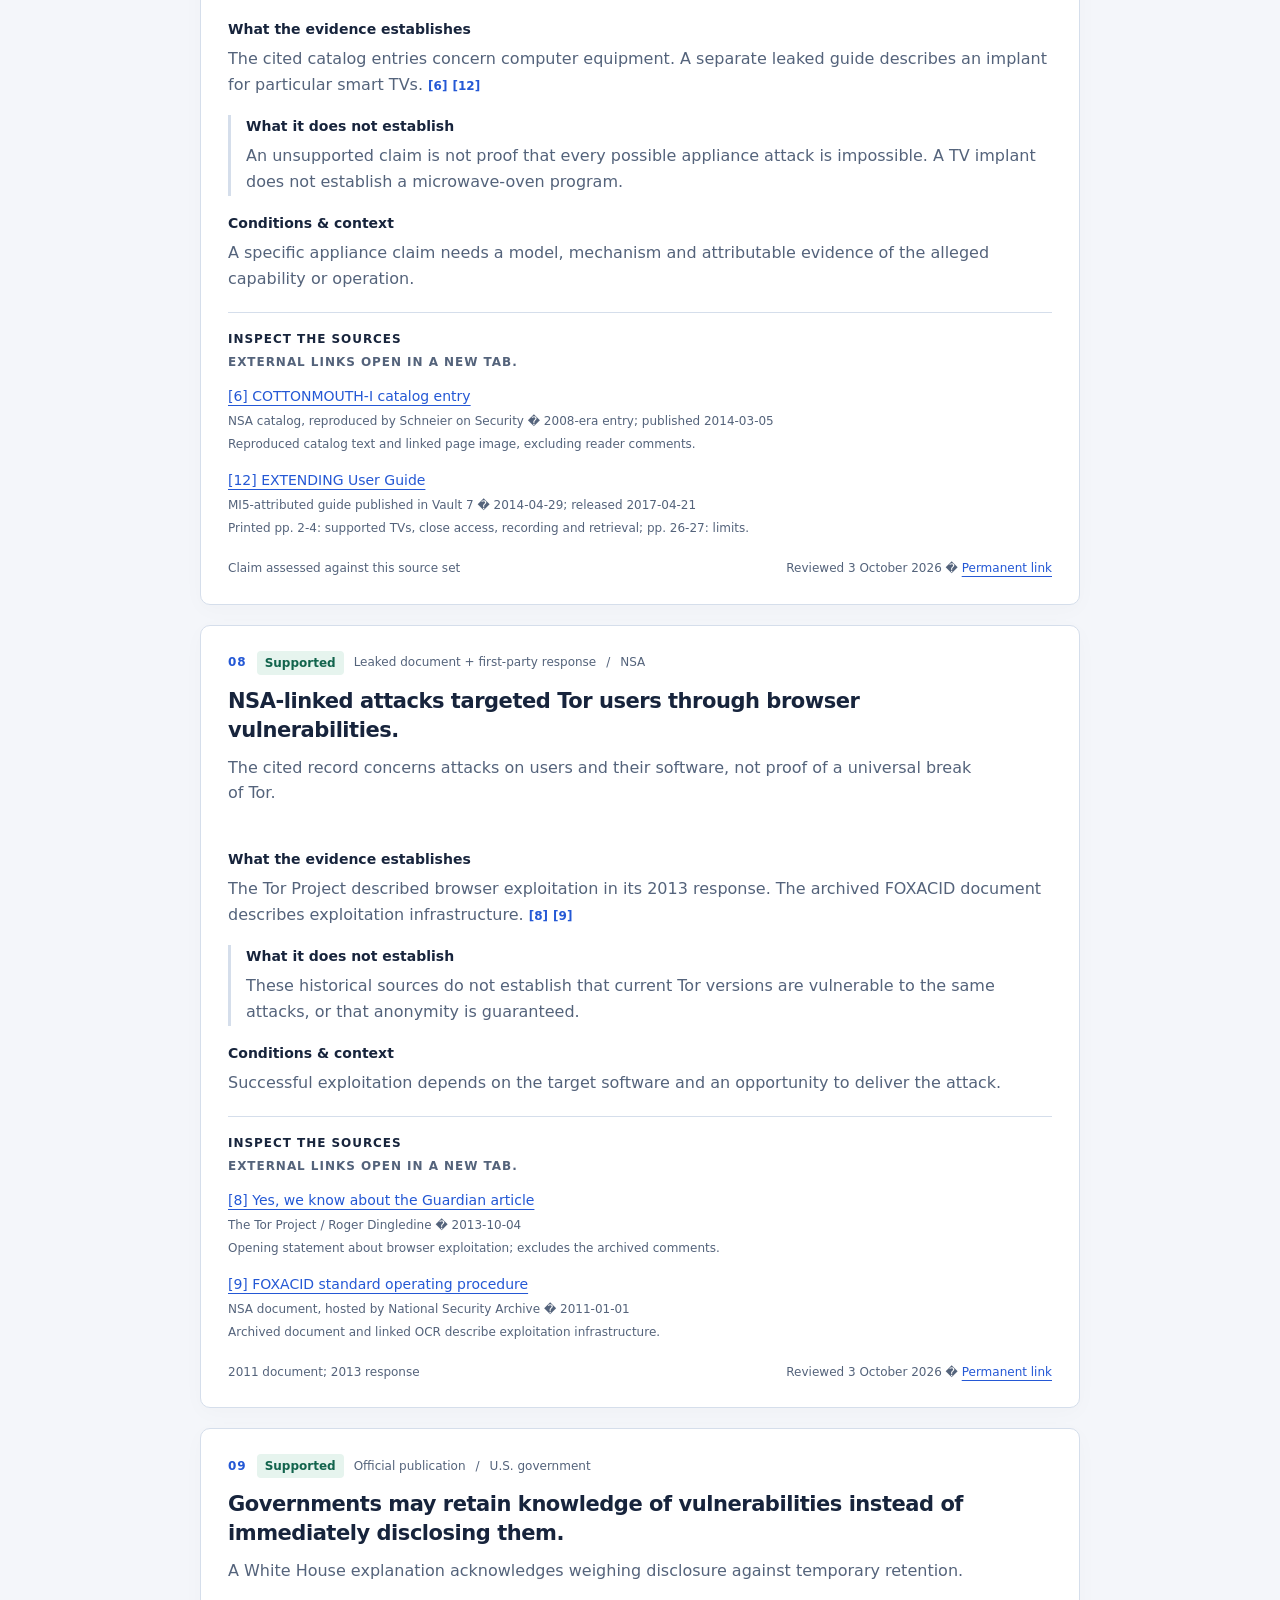
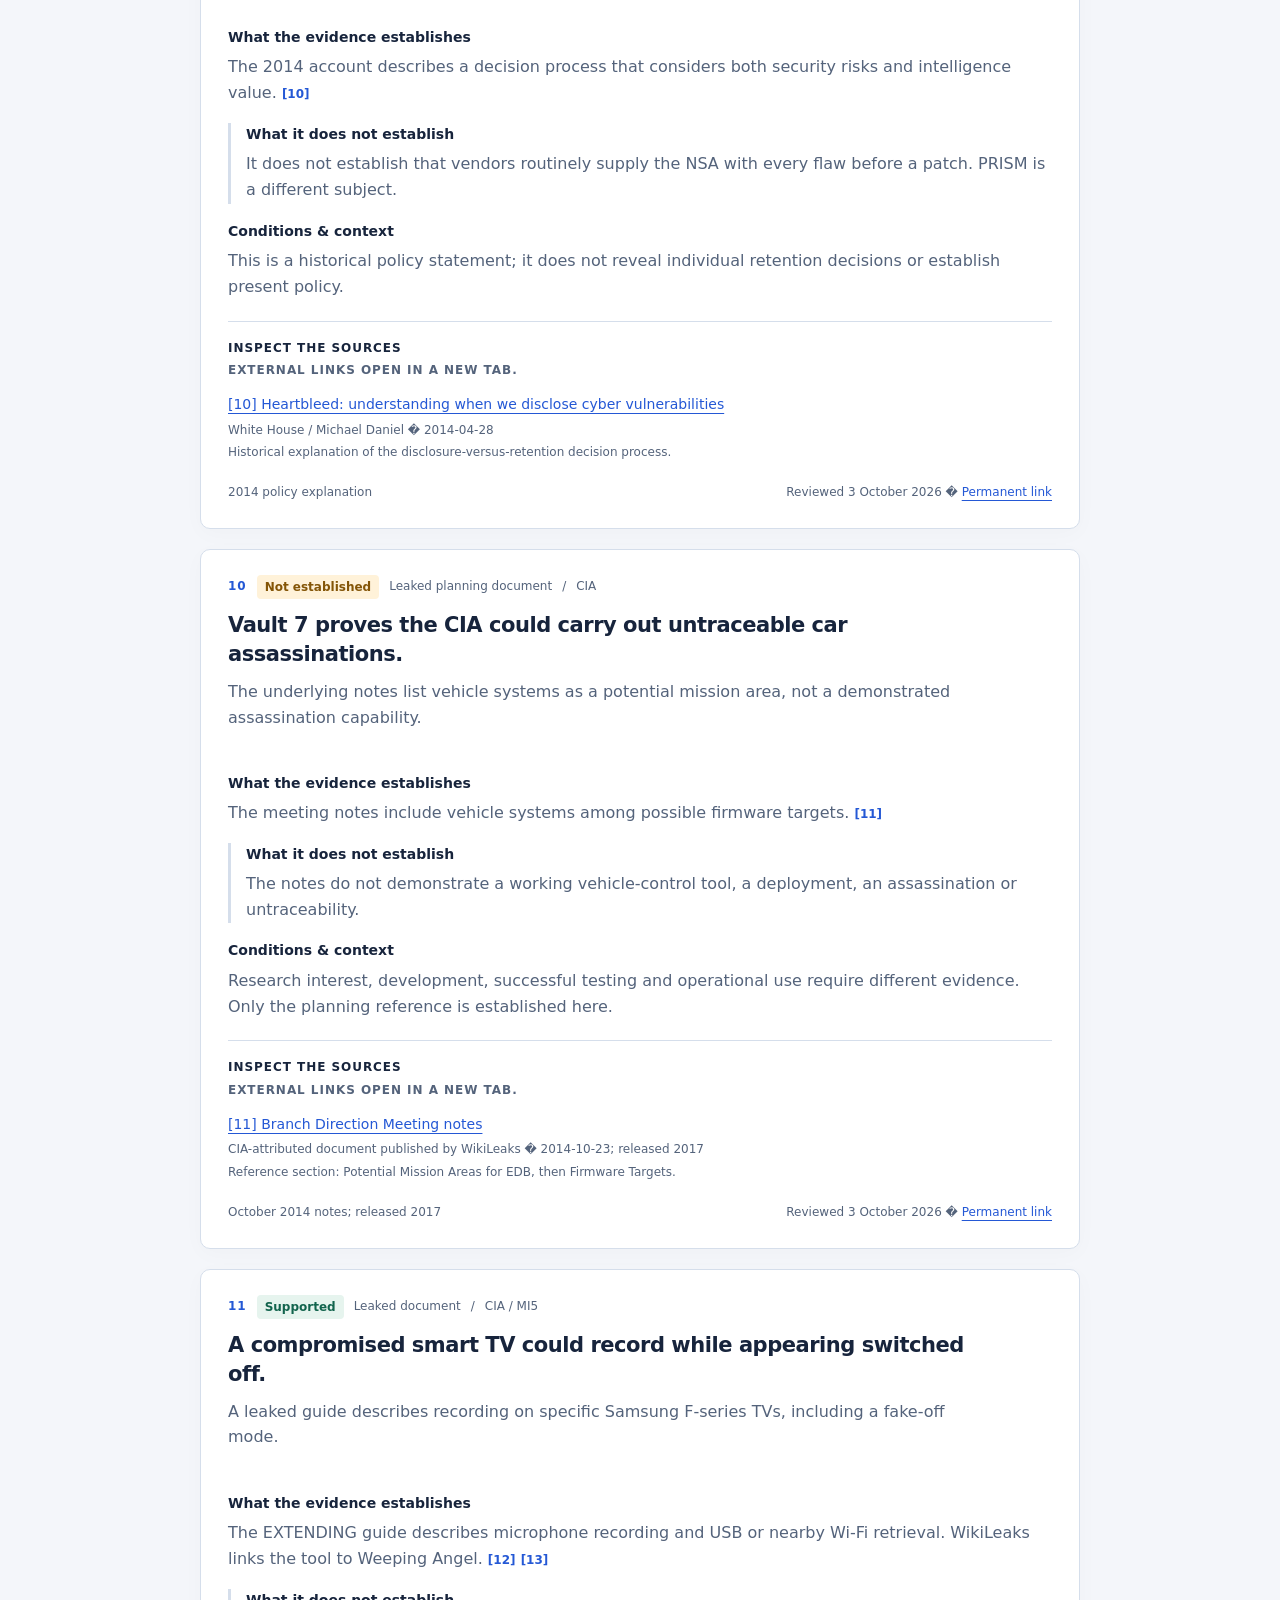
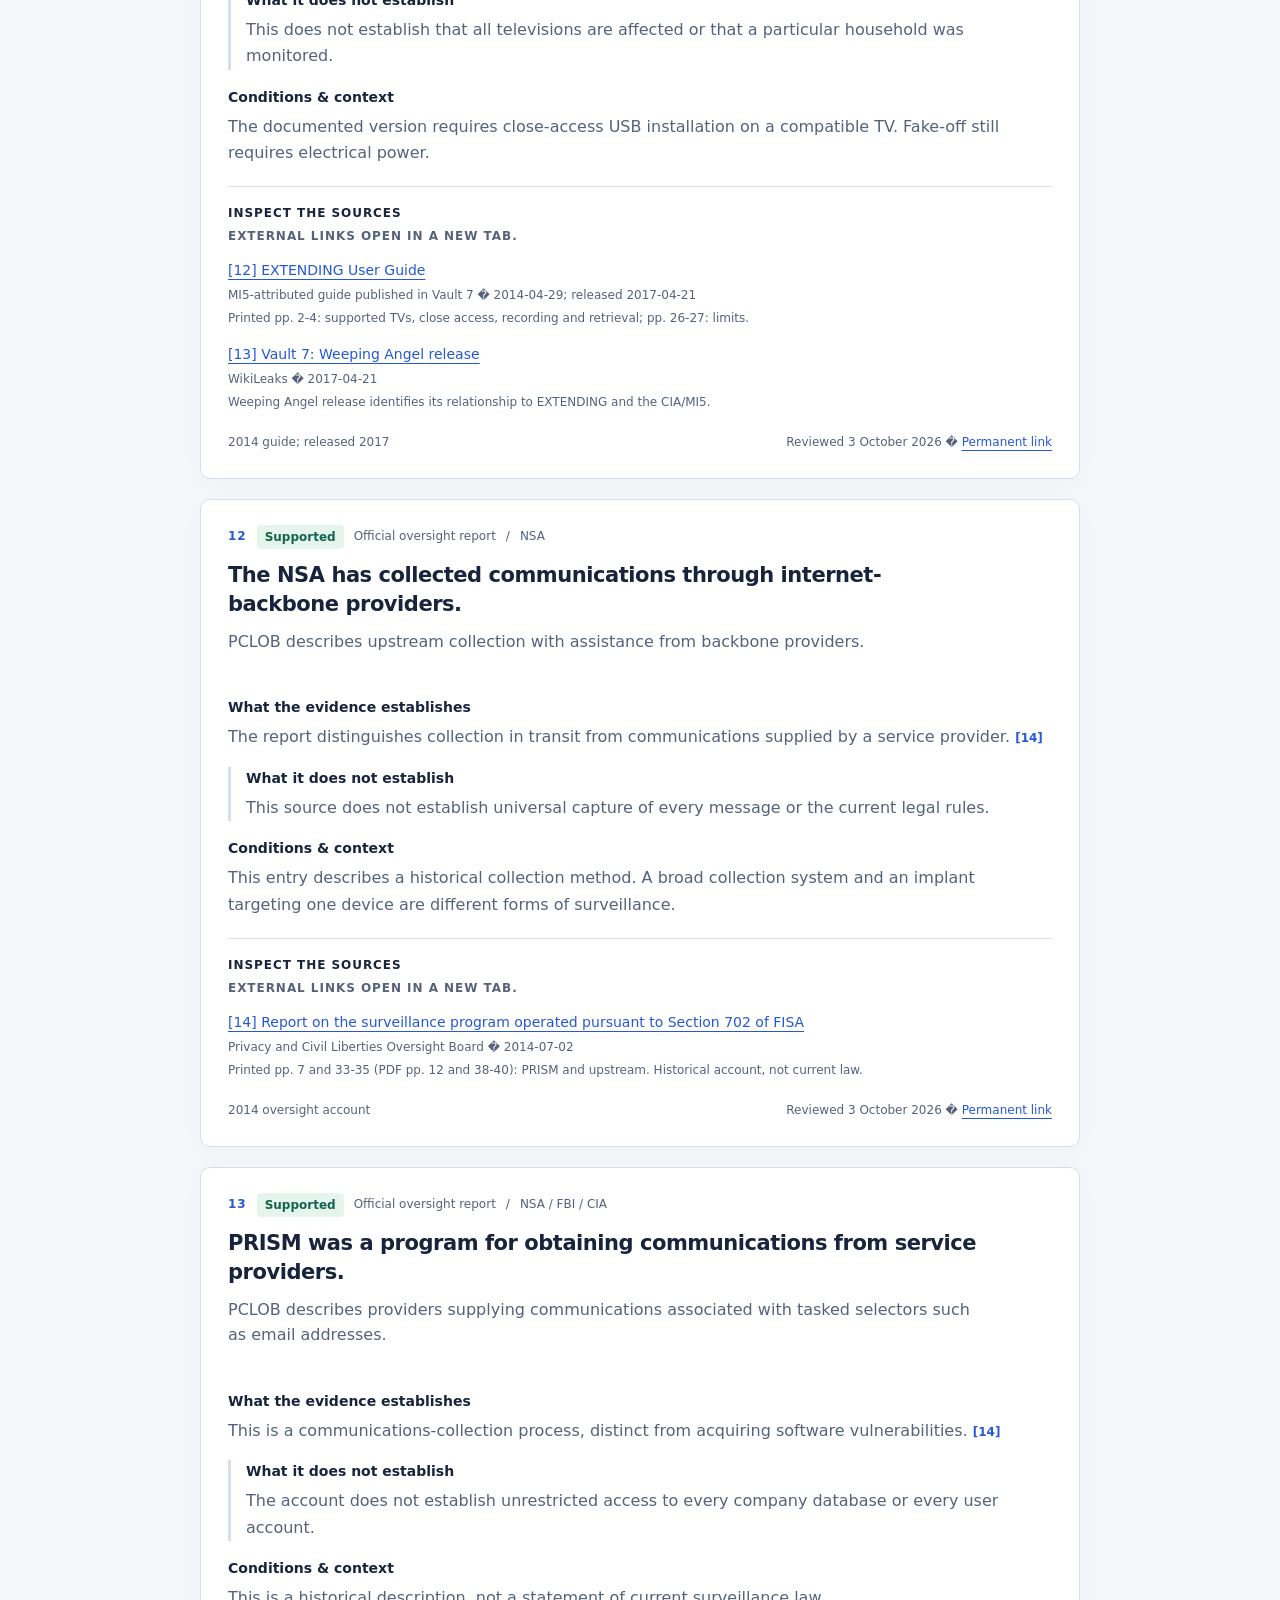
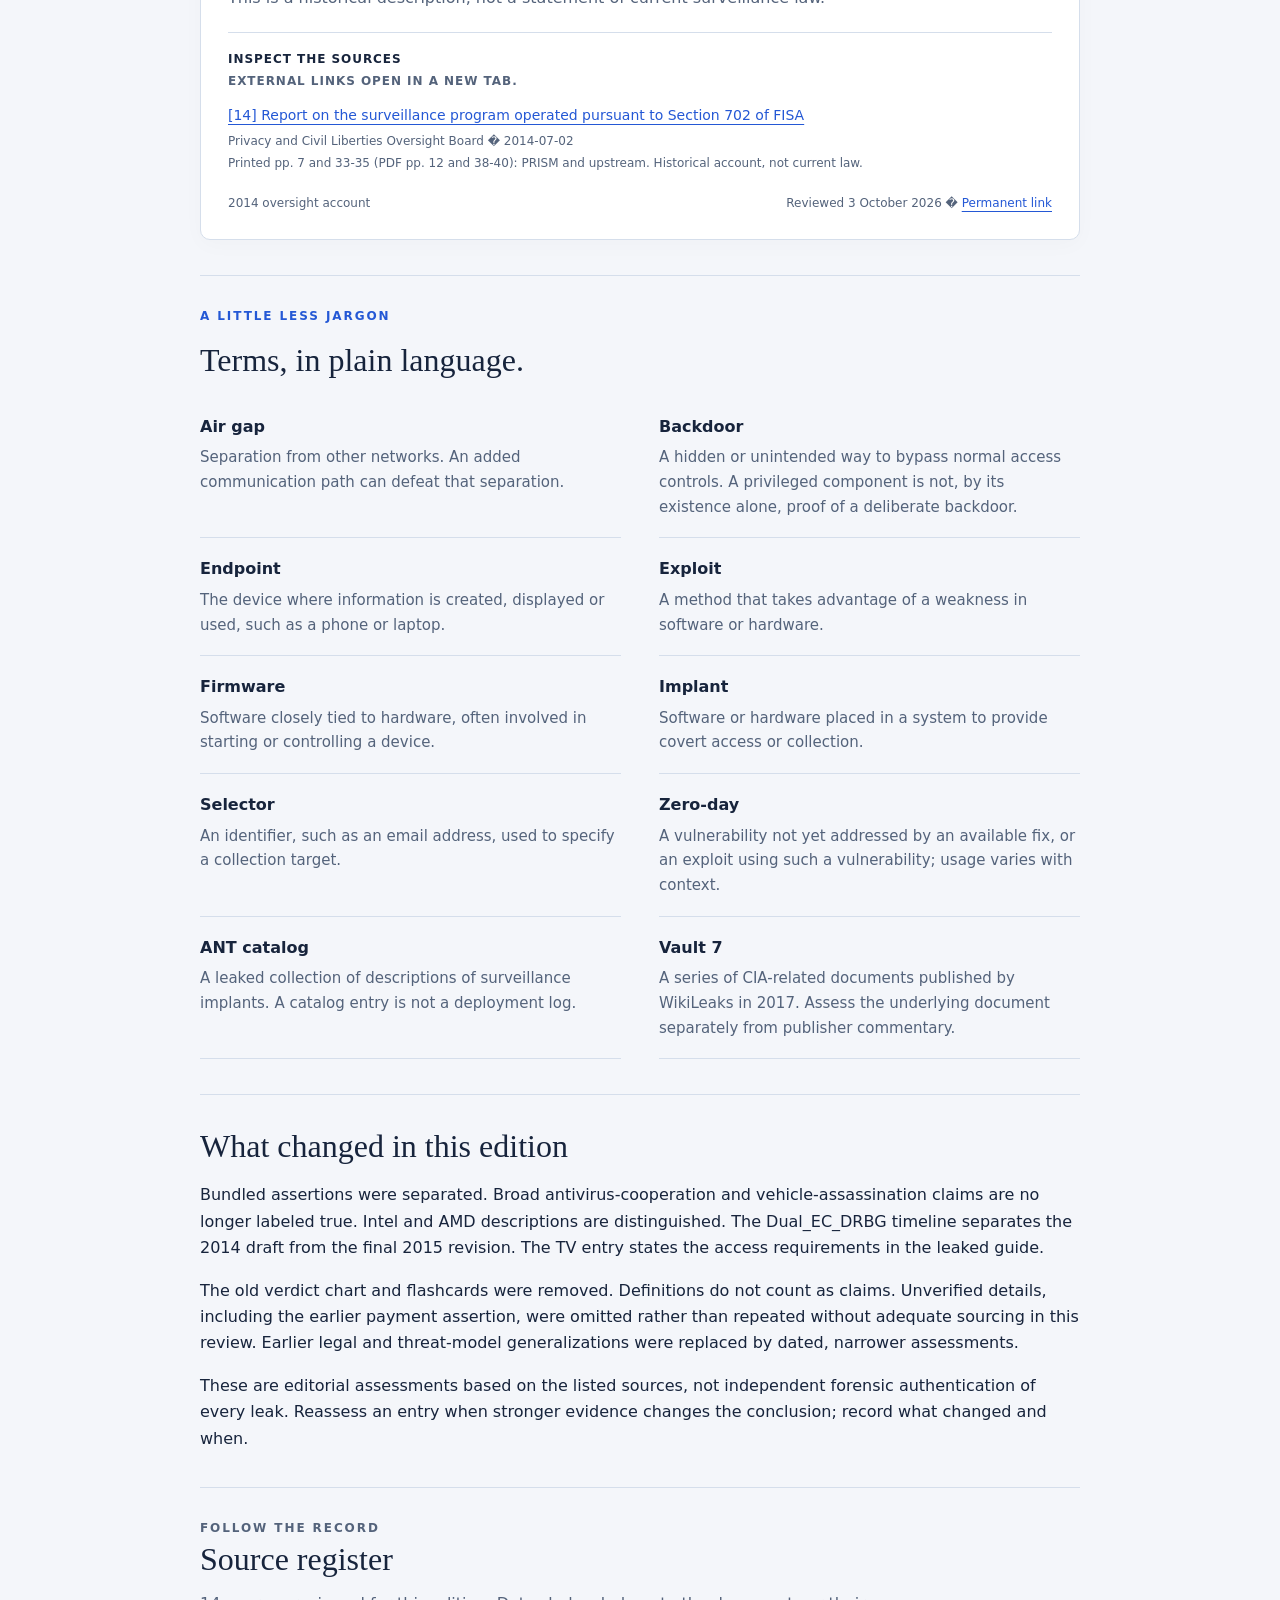
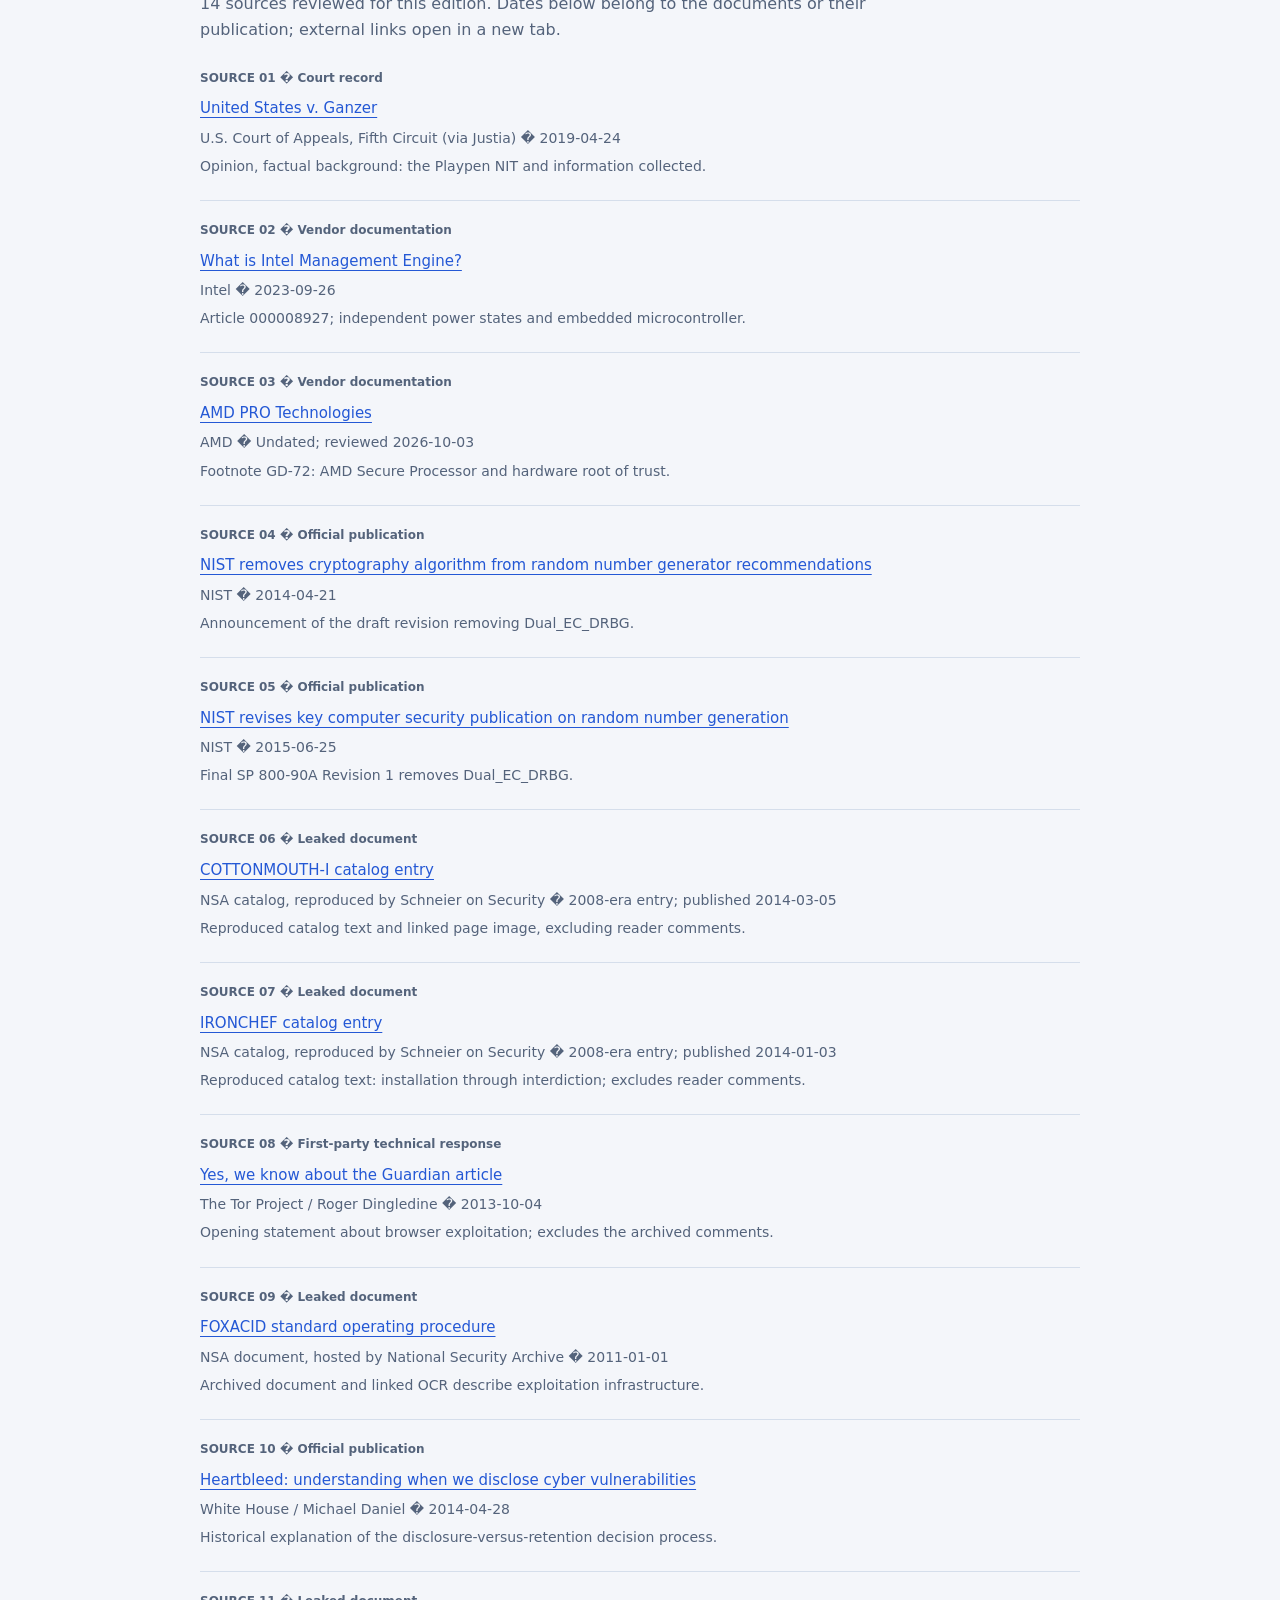
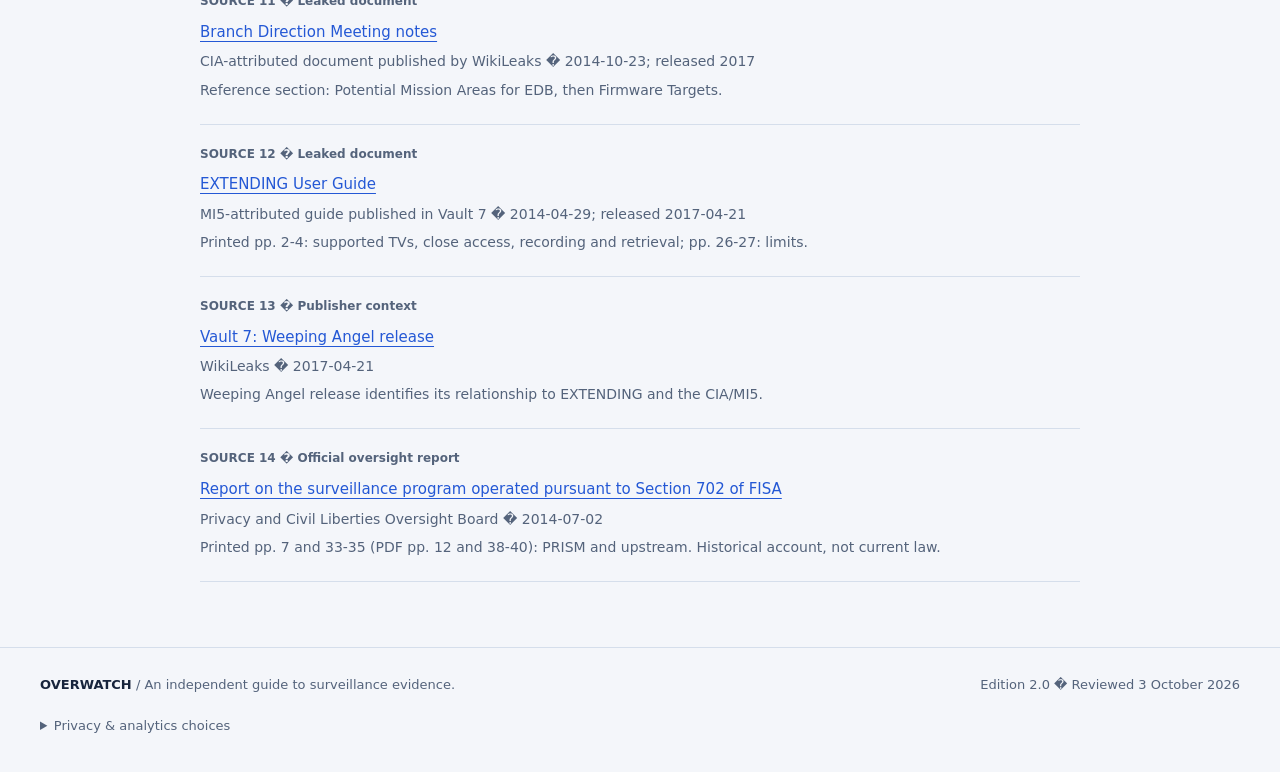
<file: report.html>
<!doctype html>
<html lang="en"><head><meta charset="utf-8"><meta name="viewport" content="width=device-width, initial-scale=1"><title>Government surveillance: the evidence report | Overwatch</title><meta name="description" content="Explore surveillance claims through primary documents, clear explanations and explicit limits. Read the evidence behind each assessment."><meta name="color-scheme" content="light dark"><link rel="icon" href="favicon.svg" type="image/svg+xml"><script src="theme.js"></script><link rel="stylesheet" href="styles.css"><script src="config.js" defer></script><script src="data.js" defer></script><script src="app.js" defer></script></head><body><a class="skip" href="#main">Skip to content</a><header class="site-header"><div class="wrap header-inner"><a class="brand" href="index.html" aria-label="Overwatch home"><span class="brand-mark" aria-hidden="true"></span>OVERWATCH</a><div class="header-right"><nav aria-label="Main navigation"><a href="index.html#evidence">Evidence index</a><a href="index.html#method">Our method</a><a href="report.html">The report</a></nav><button id="theme-toggle" hidden type="button" aria-pressed="false"><svg aria-hidden="true" viewBox="0 0 24 24" fill="none" stroke="currentColor" stroke-width="1.7"><path d="M20.8 13A8.8 8.8 0 0 1 11 3.2 8.8 8.8 0 1 0 20.8 13Z"/></svg><span>Dark mode</span></button></div></div></header><noscript><div class="noscript wrap">All assessments and sources are readable below. Search, theme switching and feedback submission need JavaScript.</div></noscript><main id="main" class="wrap report-page"><section class="intro"><p class="eyebrow">Overwatch / Reading edition 2.0</p><h1>Government surveillance,<br><em>explained through evidence.</em></h1><p class="report-intro">A review of 13 claims, the sources behind them, and the limits of what those sources establish.</p><p class="source-context">Reviewed 3 October 2026. Historical sources are identified throughout.</p><div class="report-actions"><a href="report.pdf" class="button primary" download>Download PDF</a><a href="index.html" class="button">Explore the index</a></div></section><section class="section"><h2>Read the claim, then its limits.</h2><p>Real surveillance capabilities deserve careful scrutiny. Broad claims about universal access, perfect secrecy or individual targeting require their own evidence. This edition gives each assertion a narrow verdict and separates that verdict from the kind of source supporting it.</p><p>The examples focus on U.S. agencies, with a U.K. collaboration example. They are not a representative sample of conspiracy theories. No percentage of these verdicts should be interpreted as a prevalence estimate.</p><ol class="report-index"><li><a href="#fbi-malware">The FBI has used malware to identify people using Tor.</a></li><li><a href="#antivirus">Antivirus companies are required to ignore government malware.</a></li><li><a href="#hardware-backdoors">Intel ME and AMD PSP are proven NSA backdoors.</a></li><li><a href="#dual-ec">Dual_EC_DRBG was removed after backdoor concerns.</a></li><li><a href="#air-gap">An implanted device can move data without an internet connection.</a></li><li><a href="#interdiction">NSA implant documents describe modifying equipment through interdiction.</a></li><li><a href="#microwaves">The cited surveillance documents prove ordinary microwaves are used to spy.</a></li><li><a href="#tor-exploits">NSA-linked attacks targeted Tor users through browser vulnerabilities.</a></li><li><a href="#zero-days">Governments may retain knowledge of vulnerabilities instead of immediately disclosing them.</a></li><li><a href="#vehicles">Vault 7 proves the CIA could carry out untraceable car assassinations.</a></li><li><a href="#smart-tv">A compromised smart TV could record while appearing switched off.</a></li><li><a href="#upstream">The NSA has collected communications through internet-backbone providers.</a></li><li><a href="#prism">PRISM was a program for obtaining communications from service providers.</a></li></ol></section><section class="section" id="method"><div class="section-heading"><div><p class="eyebrow">How we reach a conclusion</p><h2>Evidence has boundaries.</h2><p>Each verdict applies to the exact claim shown. The evidence type tells you how we know; the limitations explain where that knowledge ends.</p></div></div><div class="method-grid"><div class="method-block"><span class="step">01</span><h3>Define the claim</h3><p>Separate the existence of a tool from claims about who built it, how it was used, and how many people were affected.</p></div><div class="method-block"><span class="step">02</span><h3>Read the underlying record</h3><p>Prefer court opinions, official documents, vendor documentation and original leaked material. A publisher's interpretation is assessed separately.</p></div><div class="method-block"><span class="step">03</span><h3>State the limits</h3><p>A proposal is not a working tool. A working tool is not proof of deployment. Deployment is not proof of universal surveillance.</p></div></div><details class="method-defs"><summary>What the verdicts and evidence labels mean</summary><p><strong>Supported:</strong> the reviewed evidence supports the specific, limited claim. It is not a guarantee that every detail or present-day implication is known.</p><p><strong>Not established:</strong> the reviewed evidence is insufficient for the claim. This does not mean the claim has been proved false.</p><p><strong>Court record / official publication:</strong> an attributable institutional record. Its authority does not make every interpretation beyond challenge.</p><p><strong>Vendor documentation:</strong> first-party descriptions of a product. Useful for architecture; not an independent audit of all possible behavior.</p><p><strong>Leaked document:</strong> an underlying document published outside official channels. We identify its provenance and distinguish descriptions from confirmed deployment. This review does not independently authenticate every document.</p><p><strong>Evidence gap:</strong> the source set does not establish the claim. The listed sources explain adjacent facts and the limits of the inference; they are not evidence for a universal negative.</p><p><strong>Review scope:</strong> this is a selected public-record review focused on U.S. surveillance, with a U.K. collaboration example. It is not an exhaustive intelligence history, a current legal guide, or a probability estimate that a reader is being monitored. Historical dates are intentional.</p></details></section><section class="section" aria-label="All assessments"><h2>The assessments</h2><article class="claim" id="fbi-malware" data-topic="Device access" data-verdict="Supported"><div class="claim-top"><div class="claim-meta"><span class="claim-number">01</span><span class="badge supported">Supported</span><span>Court record</span><span aria-hidden="true">/</span><span>FBI</span></div><h3><a href="#fbi-malware">The FBI has used malware to identify people using Tor.</a></h3><p class="claim-summary">A court opinion documents an FBI technique that made computers send identifying information.</p></div><details open><summary>Read evidence &amp; limitations<span class="source-context">1 source</span></summary><div class="details-content"><div class="finding"><h4>What the evidence establishes</h4><p>In the Playpen investigation, the NIT collected information including IP addresses from computers that accessed the site. <a class="ref" href="#source-ganzer" aria-label="Source 1">[1]</a></p></div><div class="finding limit"><h4>What it does not establish</h4><p>This does not establish a universal Tor bypass or that every investigative tool is a keylogger.</p></div><div class="finding"><h4>Conditions &amp; context</h4><p>The finding concerns a specific investigation and deployed code, not all Tor users.</p></div><div class="claim-sources"><h4>Inspect the sources <span class="source-context">External links open in a new tab.</span></h4><ul><li><a href="https://law.justia.com/cases/federal/appellate-courts/ca5/17-51042/17-51042-2019-04-24.html" target="_blank" rel="noopener noreferrer">[1] United States v. Ganzer</a><span class="source-context">U.S. Court of Appeals, Fifth Circuit (via Justia) � 2019-04-24</span><span class="source-context">Opinion, factual background: the Playpen NIT and information collected.</span></li></ul></div><div class="claim-bottom"><span>2015 operation; 2019 opinion</span><span>Reviewed 3 October 2026 � <a href="#fbi-malware">Permanent link</a></span></div></div></details></article><article class="claim" id="antivirus" data-topic="Device access" data-verdict="Not established"><div class="claim-top"><div class="claim-meta"><span class="claim-number">02</span><span class="badge unknown">Not established</span><span>Evidence gap</span><span aria-hidden="true">/</span><span>FBI</span></div><h3><a href="#antivirus">Antivirus companies are required to ignore government malware.</a></h3><p class="claim-summary">The sources reviewed here do not establish a general requirement to whitelist government malware.</p></div><details open><summary>Read evidence &amp; limitations<span class="source-context">1 source</span></summary><div class="details-content"><div class="finding"><h4>What the evidence establishes</h4><p>The Ganzer opinion establishes FBI malware use, but it does not establish antivirus-company cooperation. <a class="ref" href="#source-ganzer" aria-label="Source 1">[1]</a></p></div><div class="finding limit"><h4>What it does not establish</h4><p>Evasion, voluntary cooperation and a legal obligation are separate claims. Evidence for one cannot stand in for the others.</p></div><div class="finding"><h4>Conditions &amp; context</h4><p>A defensible assessment needs a named vendor, tool, date and policy or legal document. This verdict is limited to the reviewed evidence.</p></div><div class="claim-sources"><h4>Inspect the sources <span class="source-context">External links open in a new tab.</span></h4><ul><li><a href="https://law.justia.com/cases/federal/appellate-courts/ca5/17-51042/17-51042-2019-04-24.html" target="_blank" rel="noopener noreferrer">[1] United States v. Ganzer</a><span class="source-context">U.S. Court of Appeals, Fifth Circuit (via Justia) � 2019-04-24</span><span class="source-context">Opinion, factual background: the Playpen NIT and information collected.</span></li></ul></div><div class="claim-bottom"><span>Broad claim in the previous edition</span><span>Reviewed 3 October 2026 � <a href="#antivirus">Permanent link</a></span></div></div></details></article><article class="claim" id="hardware-backdoors" data-topic="Hardware &amp; firmware" data-verdict="Not established"><div class="claim-top"><div class="claim-meta"><span class="claim-number">03</span><span class="badge unknown">Not established</span><span>Vendor documentation</span><span aria-hidden="true">/</span><span>NSA</span></div><h3><a href="#hardware-backdoors">Intel ME and AMD PSP are proven NSA backdoors.</a></h3><p class="claim-summary">The components exist. Their existence does not establish that the NSA ordered a backdoor.</p></div><details open><summary>Read evidence &amp; limitations<span class="source-context">2 sources</span></summary><div class="details-content"><div class="finding"><h4>What the evidence establishes</h4><p>Intel describes an embedded controller with independent power states. AMD describes a security processor used for secure boot and a hardware root of trust. <a class="ref" href="#source-intel" aria-label="Source 2">[2]</a> <a class="ref" href="#source-amd" aria-label="Source 3">[3]</a></p></div><div class="finding limit"><h4>What it does not establish</h4><p>Neither cited document establishes an NSA mandate. The two components should not be treated as identical.</p></div><div class="finding"><h4>Conditions &amp; context</h4><p>Intel describes operation while power is available; this is not operation without electricity. Features depend on the platform.</p></div><div class="claim-sources"><h4>Inspect the sources <span class="source-context">External links open in a new tab.</span></h4><ul><li><a href="https://www.intel.com/content/www/us/en/support/articles/000008927/software/chipset-software.html" target="_blank" rel="noopener noreferrer">[2] What is Intel Management Engine?</a><span class="source-context">Intel � 2023-09-26</span><span class="source-context">Article 000008927; independent power states and embedded microcontroller.</span></li><li><a href="https://www.amd.com/en/products/processors/technologies/pro-technologies.html" target="_blank" rel="noopener noreferrer">[3] AMD PRO Technologies</a><span class="source-context">AMD � Undated; reviewed 2026-10-03</span><span class="source-context">Footnote GD-72: AMD Secure Processor and hardware root of trust.</span></li></ul></div><div class="claim-bottom"><span>Intel article 2023; AMD documentation reviewed 2026</span><span>Reviewed 3 October 2026 � <a href="#hardware-backdoors">Permanent link</a></span></div></div></details></article><article class="claim" id="dual-ec" data-topic="Cryptography" data-verdict="Supported"><div class="claim-top"><div class="claim-meta"><span class="claim-number">04</span><span class="badge supported">Supported</span><span>Official publication</span><span aria-hidden="true">/</span><span>NSA / NIST</span></div><h3><a href="#dual-ec">Dual_EC_DRBG was removed after backdoor concerns.</a></h3><p class="claim-summary">NIST withdrew this random-number algorithm from its final revised recommendation in 2015.</p></div><details open><summary>Read evidence &amp; limitations<span class="source-context">2 sources</span></summary><div class="details-content"><div class="finding"><h4>What the evidence establishes</h4><p>NIST announced a draft removing Dual_EC_DRBG in 2014; the final SP 800-90A revision followed in June 2015. <a class="ref" href="#source-nist14" aria-label="Source 4">[4]</a> <a class="ref" href="#source-nist15" aria-label="Source 5">[5]</a></p></div><div class="finding limit"><h4>What it does not establish</h4><p>The removal establishes a standards decision. It does not by itself prove every claim about NSA exploitation or payments to vendors.</p></div><div class="finding"><h4>Conditions &amp; context</h4><p>The conclusion concerns this algorithm, not all encryption or every random-number generator.</p></div><div class="claim-sources"><h4>Inspect the sources <span class="source-context">External links open in a new tab.</span></h4><ul><li><a href="https://www.nist.gov/news-events/news/2014/04/nist-removes-cryptography-algorithm-random-number-generator-recommendations" target="_blank" rel="noopener noreferrer">[4] NIST removes cryptography algorithm from random number generator recommendations</a><span class="source-context">NIST � 2014-04-21</span><span class="source-context">Announcement of the draft revision removing Dual_EC_DRBG.</span></li><li><a href="https://www.nist.gov/news-events/news/2015/06/nist-revises-key-computer-security-publication-random-number-generation" target="_blank" rel="noopener noreferrer">[5] NIST revises key computer security publication on random number generation</a><span class="source-context">NIST � 2015-06-25</span><span class="source-context">Final SP 800-90A Revision 1 removes Dual_EC_DRBG.</span></li></ul></div><div class="claim-bottom"><span>2013-2015</span><span>Reviewed 3 October 2026 � <a href="#dual-ec">Permanent link</a></span></div></div></details></article><article class="claim" id="air-gap" data-topic="Hardware &amp; firmware" data-verdict="Supported"><div class="claim-top"><div class="claim-meta"><span class="claim-number">05</span><span class="badge supported">Supported</span><span>Leaked document</span><span aria-hidden="true">/</span><span>NSA</span></div><h3><a href="#air-gap">An implanted device can move data without an internet connection.</a></h3><p class="claim-summary">The COTTONMOUTH-I entry describes a USB implant with a radio link.</p></div><details open><summary>Read evidence &amp; limitations<span class="source-context">1 source</span></summary><div class="details-content"><div class="finding"><h4>What the evidence establishes</h4><p>The leaked entry describes wireless communication between implanted hardware and other equipment, including a bridge across an air gap. <a class="ref" href="#source-cottonmouth" aria-label="Source 6">[6]</a></p></div><div class="finding limit"><h4>What it does not establish</h4><p>This does not mean an ordinary disconnected computer can automatically transmit its files, or that every USB cable is implanted.</p></div><div class="finding"><h4>Conditions &amp; context</h4><p>The described design requires modified hardware and a working radio path. The catalog does not establish how widely it was deployed.</p></div><div class="claim-sources"><h4>Inspect the sources <span class="source-context">External links open in a new tab.</span></h4><ul><li><a href="https://www.schneier.com/?p=5246" target="_blank" rel="noopener noreferrer">[6] COTTONMOUTH-I catalog entry</a><span class="source-context">NSA catalog, reproduced by Schneier on Security � 2008-era entry; published 2014-03-05</span><span class="source-context">Reproduced catalog text and linked page image, excluding reader comments.</span></li></ul></div><div class="claim-bottom"><span>2008-era catalog; published 2014</span><span>Reviewed 3 October 2026 � <a href="#air-gap">Permanent link</a></span></div></div></details></article><article class="claim" id="interdiction" data-topic="Physical access" data-verdict="Supported"><div class="claim-top"><div class="claim-meta"><span class="claim-number">06</span><span class="badge supported">Supported</span><span>Leaked document</span><span aria-hidden="true">/</span><span>NSA</span></div><h3><a href="#interdiction">NSA implant documents describe modifying equipment through interdiction.</a></h3><p class="claim-summary">The IRONCHEF entry explicitly describes installing hardware and software through interdiction.</p></div><details open><summary>Read evidence &amp; limitations<span class="source-context">1 source</span></summary><div class="details-content"><div class="finding"><h4>What the evidence establishes</h4><p>The catalog describes a server implant designed to maintain access through firmware and associated hardware. <a class="ref" href="#source-ironchef" aria-label="Source 7">[7]</a></p></div><div class="finding limit"><h4>What it does not establish</h4><p>A catalog is evidence of a described capability, not a count of intercepted shipments or proof that every delivered device is altered.</p></div><div class="finding"><h4>Conditions &amp; context</h4><p>The entry names a particular server platform and requires an opportunity to install implants. It cannot be generalized to all hardware.</p></div><div class="claim-sources"><h4>Inspect the sources <span class="source-context">External links open in a new tab.</span></h4><ul><li><a href="https://www.schneier.com/blog/archives/2014/01/nsa_exploit_of_1.html/" target="_blank" rel="noopener noreferrer">[7] IRONCHEF catalog entry</a><span class="source-context">NSA catalog, reproduced by Schneier on Security � 2008-era entry; published 2014-01-03</span><span class="source-context">Reproduced catalog text: installation through interdiction; excludes reader comments.</span></li></ul></div><div class="claim-bottom"><span>2008-era catalog; published 2014</span><span>Reviewed 3 October 2026 � <a href="#interdiction">Permanent link</a></span></div></div></details></article><article class="claim" id="microwaves" data-topic="Physical access" data-verdict="Not established"><div class="claim-top"><div class="claim-meta"><span class="claim-number">07</span><span class="badge unknown">Not established</span><span>Evidence gap</span><span aria-hidden="true">/</span><span>NSA</span></div><h3><a href="#microwaves">The cited surveillance documents prove ordinary microwaves are used to spy.</a></h3><p class="claim-summary">The reviewed implant documents do not establish this claim about microwave ovens.</p></div><details open><summary>Read evidence &amp; limitations<span class="source-context">2 sources</span></summary><div class="details-content"><div class="finding"><h4>What the evidence establishes</h4><p>The cited catalog entries concern computer equipment. A separate leaked guide describes an implant for particular smart TVs. <a class="ref" href="#source-cottonmouth" aria-label="Source 6">[6]</a> <a class="ref" href="#source-extending" aria-label="Source 12">[12]</a></p></div><div class="finding limit"><h4>What it does not establish</h4><p>An unsupported claim is not proof that every possible appliance attack is impossible. A TV implant does not establish a microwave-oven program.</p></div><div class="finding"><h4>Conditions &amp; context</h4><p>A specific appliance claim needs a model, mechanism and attributable evidence of the alleged capability or operation.</p></div><div class="claim-sources"><h4>Inspect the sources <span class="source-context">External links open in a new tab.</span></h4><ul><li><a href="https://www.schneier.com/?p=5246" target="_blank" rel="noopener noreferrer">[6] COTTONMOUTH-I catalog entry</a><span class="source-context">NSA catalog, reproduced by Schneier on Security � 2008-era entry; published 2014-03-05</span><span class="source-context">Reproduced catalog text and linked page image, excluding reader comments.</span></li><li><a href="https://wikileaks.org/vault7/document/EXTENDING_User_Guide/EXTENDING_User_Guide.pdf" target="_blank" rel="noopener noreferrer">[12] EXTENDING User Guide</a><span class="source-context">MI5-attributed guide published in Vault 7 � 2014-04-29; released 2017-04-21</span><span class="source-context">Printed pp. 2-4: supported TVs, close access, recording and retrieval; pp. 26-27: limits.</span></li></ul></div><div class="claim-bottom"><span>Claim assessed against this source set</span><span>Reviewed 3 October 2026 � <a href="#microwaves">Permanent link</a></span></div></div></details></article><article class="claim" id="tor-exploits" data-topic="Network access" data-verdict="Supported"><div class="claim-top"><div class="claim-meta"><span class="claim-number">08</span><span class="badge supported">Supported</span><span>Leaked document + first-party response</span><span aria-hidden="true">/</span><span>NSA</span></div><h3><a href="#tor-exploits">NSA-linked attacks targeted Tor users through browser vulnerabilities.</a></h3><p class="claim-summary">The cited record concerns attacks on users and their software, not proof of a universal break of Tor.</p></div><details open><summary>Read evidence &amp; limitations<span class="source-context">2 sources</span></summary><div class="details-content"><div class="finding"><h4>What the evidence establishes</h4><p>The Tor Project described browser exploitation in its 2013 response. The archived FOXACID document describes exploitation infrastructure. <a class="ref" href="#source-tor" aria-label="Source 8">[8]</a> <a class="ref" href="#source-foxacid" aria-label="Source 9">[9]</a></p></div><div class="finding limit"><h4>What it does not establish</h4><p>These historical sources do not establish that current Tor versions are vulnerable to the same attacks, or that anonymity is guaranteed.</p></div><div class="finding"><h4>Conditions &amp; context</h4><p>Successful exploitation depends on the target software and an opportunity to deliver the attack.</p></div><div class="claim-sources"><h4>Inspect the sources <span class="source-context">External links open in a new tab.</span></h4><ul><li><a href="https://blog.torproject.org/yes-we-know-about-guardian-article/" target="_blank" rel="noopener noreferrer">[8] Yes, we know about the Guardian article</a><span class="source-context">The Tor Project / Roger Dingledine � 2013-10-04</span><span class="source-context">Opening statement about browser exploitation; excludes the archived comments.</span></li><li><a href="https://nsarchive.gwu.edu/document/22038-document-03" target="_blank" rel="noopener noreferrer">[9] FOXACID standard operating procedure</a><span class="source-context">NSA document, hosted by National Security Archive � 2011-01-01</span><span class="source-context">Archived document and linked OCR describe exploitation infrastructure.</span></li></ul></div><div class="claim-bottom"><span>2011 document; 2013 response</span><span>Reviewed 3 October 2026 � <a href="#tor-exploits">Permanent link</a></span></div></div></details></article><article class="claim" id="zero-days" data-topic="Software policy" data-verdict="Supported"><div class="claim-top"><div class="claim-meta"><span class="claim-number">09</span><span class="badge supported">Supported</span><span>Official publication</span><span aria-hidden="true">/</span><span>U.S. government</span></div><h3><a href="#zero-days">Governments may retain knowledge of vulnerabilities instead of immediately disclosing them.</a></h3><p class="claim-summary">A White House explanation acknowledges weighing disclosure against temporary retention.</p></div><details open><summary>Read evidence &amp; limitations<span class="source-context">1 source</span></summary><div class="details-content"><div class="finding"><h4>What the evidence establishes</h4><p>The 2014 account describes a decision process that considers both security risks and intelligence value. <a class="ref" href="#source-vep" aria-label="Source 10">[10]</a></p></div><div class="finding limit"><h4>What it does not establish</h4><p>It does not establish that vendors routinely supply the NSA with every flaw before a patch. PRISM is a different subject.</p></div><div class="finding"><h4>Conditions &amp; context</h4><p>This is a historical policy statement; it does not reveal individual retention decisions or establish present policy.</p></div><div class="claim-sources"><h4>Inspect the sources <span class="source-context">External links open in a new tab.</span></h4><ul><li><a href="https://obamawhitehouse.archives.gov/blog/2014/04/28/heartbleed-understanding-when-we-disclose-cyber-vulnerabilities" target="_blank" rel="noopener noreferrer">[10] Heartbleed: understanding when we disclose cyber vulnerabilities</a><span class="source-context">White House / Michael Daniel � 2014-04-28</span><span class="source-context">Historical explanation of the disclosure-versus-retention decision process.</span></li></ul></div><div class="claim-bottom"><span>2014 policy explanation</span><span>Reviewed 3 October 2026 � <a href="#zero-days">Permanent link</a></span></div></div></details></article><article class="claim" id="vehicles" data-topic="Device access" data-verdict="Not established"><div class="claim-top"><div class="claim-meta"><span class="claim-number">10</span><span class="badge unknown">Not established</span><span>Leaked planning document</span><span aria-hidden="true">/</span><span>CIA</span></div><h3><a href="#vehicles">Vault 7 proves the CIA could carry out untraceable car assassinations.</a></h3><p class="claim-summary">The underlying notes list vehicle systems as a potential mission area, not a demonstrated assassination capability.</p></div><details open><summary>Read evidence &amp; limitations<span class="source-context">1 source</span></summary><div class="details-content"><div class="finding"><h4>What the evidence establishes</h4><p>The meeting notes include vehicle systems among possible firmware targets. <a class="ref" href="#source-vehicles" aria-label="Source 11">[11]</a></p></div><div class="finding limit"><h4>What it does not establish</h4><p>The notes do not demonstrate a working vehicle-control tool, a deployment, an assassination or untraceability.</p></div><div class="finding"><h4>Conditions &amp; context</h4><p>Research interest, development, successful testing and operational use require different evidence. Only the planning reference is established here.</p></div><div class="claim-sources"><h4>Inspect the sources <span class="source-context">External links open in a new tab.</span></h4><ul><li><a href="https://wikileaks.org/ciav7p1/cms/page_13763790.html" target="_blank" rel="noopener noreferrer">[11] Branch Direction Meeting notes</a><span class="source-context">CIA-attributed document published by WikiLeaks � 2014-10-23; released 2017</span><span class="source-context">Reference section: Potential Mission Areas for EDB, then Firmware Targets.</span></li></ul></div><div class="claim-bottom"><span>October 2014 notes; released 2017</span><span>Reviewed 3 October 2026 � <a href="#vehicles">Permanent link</a></span></div></div></details></article><article class="claim" id="smart-tv" data-topic="Device access" data-verdict="Supported"><div class="claim-top"><div class="claim-meta"><span class="claim-number">11</span><span class="badge supported">Supported</span><span>Leaked document</span><span aria-hidden="true">/</span><span>CIA / MI5</span></div><h3><a href="#smart-tv">A compromised smart TV could record while appearing switched off.</a></h3><p class="claim-summary">A leaked guide describes recording on specific Samsung F-series TVs, including a fake-off mode.</p></div><details open><summary>Read evidence &amp; limitations<span class="source-context">2 sources</span></summary><div class="details-content"><div class="finding"><h4>What the evidence establishes</h4><p>The EXTENDING guide describes microphone recording and USB or nearby Wi-Fi retrieval. WikiLeaks links the tool to Weeping Angel. <a class="ref" href="#source-extending" aria-label="Source 12">[12]</a> <a class="ref" href="#source-vault" aria-label="Source 13">[13]</a></p></div><div class="finding limit"><h4>What it does not establish</h4><p>This does not establish that all televisions are affected or that a particular household was monitored.</p></div><div class="finding"><h4>Conditions &amp; context</h4><p>The documented version requires close-access USB installation on a compatible TV. Fake-off still requires electrical power.</p></div><div class="claim-sources"><h4>Inspect the sources <span class="source-context">External links open in a new tab.</span></h4><ul><li><a href="https://wikileaks.org/vault7/document/EXTENDING_User_Guide/EXTENDING_User_Guide.pdf" target="_blank" rel="noopener noreferrer">[12] EXTENDING User Guide</a><span class="source-context">MI5-attributed guide published in Vault 7 � 2014-04-29; released 2017-04-21</span><span class="source-context">Printed pp. 2-4: supported TVs, close access, recording and retrieval; pp. 26-27: limits.</span></li><li><a href="https://wikileaks.org/vault7/#Weeping%20Angel" target="_blank" rel="noopener noreferrer">[13] Vault 7: Weeping Angel release</a><span class="source-context">WikiLeaks � 2017-04-21</span><span class="source-context">Weeping Angel release identifies its relationship to EXTENDING and the CIA/MI5.</span></li></ul></div><div class="claim-bottom"><span>2014 guide; released 2017</span><span>Reviewed 3 October 2026 � <a href="#smart-tv">Permanent link</a></span></div></div></details></article><article class="claim" id="upstream" data-topic="Network access" data-verdict="Supported"><div class="claim-top"><div class="claim-meta"><span class="claim-number">12</span><span class="badge supported">Supported</span><span>Official oversight report</span><span aria-hidden="true">/</span><span>NSA</span></div><h3><a href="#upstream">The NSA has collected communications through internet-backbone providers.</a></h3><p class="claim-summary">PCLOB describes upstream collection with assistance from backbone providers.</p></div><details open><summary>Read evidence &amp; limitations<span class="source-context">1 source</span></summary><div class="details-content"><div class="finding"><h4>What the evidence establishes</h4><p>The report distinguishes collection in transit from communications supplied by a service provider. <a class="ref" href="#source-pclob" aria-label="Source 14">[14]</a></p></div><div class="finding limit"><h4>What it does not establish</h4><p>This source does not establish universal capture of every message or the current legal rules.</p></div><div class="finding"><h4>Conditions &amp; context</h4><p>This entry describes a historical collection method. A broad collection system and an implant targeting one device are different forms of surveillance.</p></div><div class="claim-sources"><h4>Inspect the sources <span class="source-context">External links open in a new tab.</span></h4><ul><li><a href="https://documents.pclob.gov/prod/Documents/OversightReport/ba65702c-3541-4125-a67d-92a7f974fc4c/702-Report-2%20-%20Complete%20-%20Nov%2014%202022%201548.pdf" target="_blank" rel="noopener noreferrer">[14] Report on the surveillance program operated pursuant to Section 702 of FISA</a><span class="source-context">Privacy and Civil Liberties Oversight Board � 2014-07-02</span><span class="source-context">Printed pp. 7 and 33-35 (PDF pp. 12 and 38-40): PRISM and upstream. Historical account, not current law.</span></li></ul></div><div class="claim-bottom"><span>2014 oversight account</span><span>Reviewed 3 October 2026 � <a href="#upstream">Permanent link</a></span></div></div></details></article><article class="claim" id="prism" data-topic="Network access" data-verdict="Supported"><div class="claim-top"><div class="claim-meta"><span class="claim-number">13</span><span class="badge supported">Supported</span><span>Official oversight report</span><span aria-hidden="true">/</span><span>NSA / FBI / CIA</span></div><h3><a href="#prism">PRISM was a program for obtaining communications from service providers.</a></h3><p class="claim-summary">PCLOB describes providers supplying communications associated with tasked selectors such as email addresses.</p></div><details open><summary>Read evidence &amp; limitations<span class="source-context">1 source</span></summary><div class="details-content"><div class="finding"><h4>What the evidence establishes</h4><p>This is a communications-collection process, distinct from acquiring software vulnerabilities. <a class="ref" href="#source-pclob" aria-label="Source 14">[14]</a></p></div><div class="finding limit"><h4>What it does not establish</h4><p>The account does not establish unrestricted access to every company database or every user account.</p></div><div class="finding"><h4>Conditions &amp; context</h4><p>This is a historical description, not a statement of current surveillance law.</p></div><div class="claim-sources"><h4>Inspect the sources <span class="source-context">External links open in a new tab.</span></h4><ul><li><a href="https://documents.pclob.gov/prod/Documents/OversightReport/ba65702c-3541-4125-a67d-92a7f974fc4c/702-Report-2%20-%20Complete%20-%20Nov%2014%202022%201548.pdf" target="_blank" rel="noopener noreferrer">[14] Report on the surveillance program operated pursuant to Section 702 of FISA</a><span class="source-context">Privacy and Civil Liberties Oversight Board � 2014-07-02</span><span class="source-context">Printed pp. 7 and 33-35 (PDF pp. 12 and 38-40): PRISM and upstream. Historical account, not current law.</span></li></ul></div><div class="claim-bottom"><span>2014 oversight account</span><span>Reviewed 3 October 2026 � <a href="#prism">Permanent link</a></span></div></div></details></article></section><section class="section" id="glossary"><p class="eyebrow">A little less jargon</p><h2>Terms, in plain language.</h2><dl class="glossary"><div><dt>Air gap</dt><dd>Separation from other networks. An added communication path can defeat that separation.</dd></div><div><dt>Backdoor</dt><dd>A hidden or unintended way to bypass normal access controls. A privileged component is not, by its existence alone, proof of a deliberate backdoor.</dd></div><div><dt>Endpoint</dt><dd>The device where information is created, displayed or used, such as a phone or laptop.</dd></div><div><dt>Exploit</dt><dd>A method that takes advantage of a weakness in software or hardware.</dd></div><div><dt>Firmware</dt><dd>Software closely tied to hardware, often involved in starting or controlling a device.</dd></div><div><dt>Implant</dt><dd>Software or hardware placed in a system to provide covert access or collection.</dd></div><div><dt>Selector</dt><dd>An identifier, such as an email address, used to specify a collection target.</dd></div><div><dt>Zero-day</dt><dd>A vulnerability not yet addressed by an available fix, or an exploit using such a vulnerability; usage varies with context.</dd></div><div><dt>ANT catalog</dt><dd>A leaked collection of descriptions of surveillance implants. A catalog entry is not a deployment log.</dd></div><div><dt>Vault 7</dt><dd>A series of CIA-related documents published by WikiLeaks in 2017. Assess the underlying document separately from publisher commentary.</dd></div></dl></section><section class="section"><h2>What changed in this edition</h2><p>Bundled assertions were separated. Broad antivirus-cooperation and vehicle-assassination claims are no longer labeled true. Intel and AMD descriptions are distinguished. The Dual_EC_DRBG timeline separates the 2014 draft from the final 2015 revision. The TV entry states the access requirements in the leaked guide.</p><p>The old verdict chart and flashcards were removed. Definitions do not count as claims. Unverified details, including the earlier payment assertion, were omitted rather than repeated without adequate sourcing in this review. Earlier legal and threat-model generalizations were replaced by dated, narrower assessments.</p><p>These are editorial assessments based on the listed sources, not independent forensic authentication of every leak. Reassess an entry when stronger evidence changes the conclusion; record what changed and when.</p></section><section class="section" id="sources"><div class="section-heading"><div><p class="eyebrow">Follow the record</p><h2>Source register</h2><p>14 sources reviewed for this edition. Dates below belong to the documents or their publication; external links open in a new tab.</p></div></div><ol class="sources-list"><li id="source-ganzer"><span class="source-id">SOURCE 01 � Court record</span><a href="https://law.justia.com/cases/federal/appellate-courts/ca5/17-51042/17-51042-2019-04-24.html" target="_blank" rel="noopener noreferrer">United States v. Ganzer</a><p>U.S. Court of Appeals, Fifth Circuit (via Justia) � 2019-04-24</p><p>Opinion, factual background: the Playpen NIT and information collected.</p></li><li id="source-intel"><span class="source-id">SOURCE 02 � Vendor documentation</span><a href="https://www.intel.com/content/www/us/en/support/articles/000008927/software/chipset-software.html" target="_blank" rel="noopener noreferrer">What is Intel Management Engine?</a><p>Intel � 2023-09-26</p><p>Article 000008927; independent power states and embedded microcontroller.</p></li><li id="source-amd"><span class="source-id">SOURCE 03 � Vendor documentation</span><a href="https://www.amd.com/en/products/processors/technologies/pro-technologies.html" target="_blank" rel="noopener noreferrer">AMD PRO Technologies</a><p>AMD � Undated; reviewed 2026-10-03</p><p>Footnote GD-72: AMD Secure Processor and hardware root of trust.</p></li><li id="source-nist14"><span class="source-id">SOURCE 04 � Official publication</span><a href="https://www.nist.gov/news-events/news/2014/04/nist-removes-cryptography-algorithm-random-number-generator-recommendations" target="_blank" rel="noopener noreferrer">NIST removes cryptography algorithm from random number generator recommendations</a><p>NIST � 2014-04-21</p><p>Announcement of the draft revision removing Dual_EC_DRBG.</p></li><li id="source-nist15"><span class="source-id">SOURCE 05 � Official publication</span><a href="https://www.nist.gov/news-events/news/2015/06/nist-revises-key-computer-security-publication-random-number-generation" target="_blank" rel="noopener noreferrer">NIST revises key computer security publication on random number generation</a><p>NIST � 2015-06-25</p><p>Final SP 800-90A Revision 1 removes Dual_EC_DRBG.</p></li><li id="source-cottonmouth"><span class="source-id">SOURCE 06 � Leaked document</span><a href="https://www.schneier.com/?p=5246" target="_blank" rel="noopener noreferrer">COTTONMOUTH-I catalog entry</a><p>NSA catalog, reproduced by Schneier on Security � 2008-era entry; published 2014-03-05</p><p>Reproduced catalog text and linked page image, excluding reader comments.</p></li><li id="source-ironchef"><span class="source-id">SOURCE 07 � Leaked document</span><a href="https://www.schneier.com/blog/archives/2014/01/nsa_exploit_of_1.html/" target="_blank" rel="noopener noreferrer">IRONCHEF catalog entry</a><p>NSA catalog, reproduced by Schneier on Security � 2008-era entry; published 2014-01-03</p><p>Reproduced catalog text: installation through interdiction; excludes reader comments.</p></li><li id="source-tor"><span class="source-id">SOURCE 08 � First-party technical response</span><a href="https://blog.torproject.org/yes-we-know-about-guardian-article/" target="_blank" rel="noopener noreferrer">Yes, we know about the Guardian article</a><p>The Tor Project / Roger Dingledine � 2013-10-04</p><p>Opening statement about browser exploitation; excludes the archived comments.</p></li><li id="source-foxacid"><span class="source-id">SOURCE 09 � Leaked document</span><a href="https://nsarchive.gwu.edu/document/22038-document-03" target="_blank" rel="noopener noreferrer">FOXACID standard operating procedure</a><p>NSA document, hosted by National Security Archive � 2011-01-01</p><p>Archived document and linked OCR describe exploitation infrastructure.</p></li><li id="source-vep"><span class="source-id">SOURCE 10 � Official publication</span><a href="https://obamawhitehouse.archives.gov/blog/2014/04/28/heartbleed-understanding-when-we-disclose-cyber-vulnerabilities" target="_blank" rel="noopener noreferrer">Heartbleed: understanding when we disclose cyber vulnerabilities</a><p>White House / Michael Daniel � 2014-04-28</p><p>Historical explanation of the disclosure-versus-retention decision process.</p></li><li id="source-vehicles"><span class="source-id">SOURCE 11 � Leaked document</span><a href="https://wikileaks.org/ciav7p1/cms/page_13763790.html" target="_blank" rel="noopener noreferrer">Branch Direction Meeting notes</a><p>CIA-attributed document published by WikiLeaks � 2014-10-23; released 2017</p><p>Reference section: Potential Mission Areas for EDB, then Firmware Targets.</p></li><li id="source-extending"><span class="source-id">SOURCE 12 � Leaked document</span><a href="https://wikileaks.org/vault7/document/EXTENDING_User_Guide/EXTENDING_User_Guide.pdf" target="_blank" rel="noopener noreferrer">EXTENDING User Guide</a><p>MI5-attributed guide published in Vault 7 � 2014-04-29; released 2017-04-21</p><p>Printed pp. 2-4: supported TVs, close access, recording and retrieval; pp. 26-27: limits.</p></li><li id="source-vault"><span class="source-id">SOURCE 13 � Publisher context</span><a href="https://wikileaks.org/vault7/#Weeping%20Angel" target="_blank" rel="noopener noreferrer">Vault 7: Weeping Angel release</a><p>WikiLeaks � 2017-04-21</p><p>Weeping Angel release identifies its relationship to EXTENDING and the CIA/MI5.</p></li><li id="source-pclob"><span class="source-id">SOURCE 14 � Official oversight report</span><a href="https://documents.pclob.gov/prod/Documents/OversightReport/ba65702c-3541-4125-a67d-92a7f974fc4c/702-Report-2%20-%20Complete%20-%20Nov%2014%202022%201548.pdf" target="_blank" rel="noopener noreferrer">Report on the surveillance program operated pursuant to Section 702 of FISA</a><p>Privacy and Civil Liberties Oversight Board � 2014-07-02</p><p>Printed pp. 7 and 33-35 (PDF pp. 12 and 38-40): PRISM and upstream. Historical account, not current law.</p></li></ol></section></main><footer class="footer"><div class="wrap"><div class="footer-top"><div><strong>OVERWATCH</strong> / An independent guide to surveillance evidence.</div><div>Edition 2.0 � Reviewed 3 October 2026</div></div><details id="privacy"><summary>Privacy &amp; analytics choices</summary><p>This site has no advertising or embedded third-party fonts. Your theme preference is stored in this browser. The site loads Google Analytics only if you enable it below; analytics may collect usage and device information and set cookies. The hosting provider may keep server logs.</p><p>Feedback is sent to the project's existing Google Apps Script service only when you submit it. No name or email is requested. The service's logging and retention settings have not been audited, so the form does not promise anonymity. External source links follow their publishers' privacy policies.</p><div data-analytics hidden><p id="analytics-status" role="status">Optional analytics: off.</p><button id="analytics-enable" type="button">Enable analytics</button><button id="analytics-disable" type="button">Disable analytics</button></div></details></div></footer></body></html>
</file>
<file: styles.css>
/* Overwatch — locally hosted, dependency-free styles */
:root{color-scheme:light;--bg:#f4f6fa;--surface:#fff;--surface-alt:#edf2fa;--ink:#17243c;--muted:#54637b;--line:#d5deeb;--accent:#2458d5;--accent-hover:#1944ac;--soft:#e8efff;--supported:#12644d;--supported-bg:#e6f4ee;--unknown:#845507;--unknown-bg:#fff2d9;--shadow:0 5px 22px #17243c06;--serif:Georgia,'Times New Roman',serif}
:root[data-theme=dark]{color-scheme:dark;--bg:#101722;--surface:#192332;--surface-alt:#202e41;--ink:#edf2fb;--muted:#afbed3;--line:#35435a;--accent:#95b4ff;--accent-hover:#b3caff;--soft:#263956;--supported:#9bdfc5;--supported-bg:#203d35;--unknown:#f1cd8a;--unknown-bg:#433721;--shadow:none}
*{box-sizing:border-box}html{scroll-behavior:smooth;scroll-padding-top:100px}body{margin:0;background:var(--bg);color:var(--ink);font:1rem/1.65 system-ui,-apple-system,BlinkMacSystemFont,'Segoe UI',sans-serif}a{color:var(--accent);text-underline-offset:4px}a:hover{color:var(--accent-hover)}button,input,select,textarea{font:inherit}button,a,input,select,textarea,summary{-webkit-tap-highlight-color:transparent}button,summary{cursor:pointer}button{color:inherit}button:disabled{cursor:wait;opacity:.65}:focus-visible{outline:3px solid var(--accent);outline-offset:4px}button,input,select,textarea{border-radius:7px}button{border:1px solid var(--line);background:var(--surface);padding:9px 15px;font-weight:600}button:hover{background:var(--surface-alt)}button.primary,.button.primary{color:#fff;background:#2458d5;border-color:#2458d5}button.primary:hover,.button.primary:hover{background:#1944ac}.button{display:inline-flex;align-items:center;justify-content:center;gap:8px;border:1px solid var(--line);border-radius:7px;padding:10px 17px;text-decoration:none;font-weight:600;color:var(--ink);background:var(--surface)}.button:hover{background:var(--surface-alt)}[hidden]{display:none!important}.skip{position:absolute;top:-100px;left:20px;background:var(--surface);padding:12px;z-index:100}.skip:focus{top:10px}.wrap{width:min(1240px,calc(100% - 80px));margin:auto}.site-header{background:var(--surface);border-bottom:1px solid var(--line)}.header-inner{min-height:82px;display:flex;align-items:center;justify-content:space-between;gap:24px}.brand{display:inline-flex;align-items:center;gap:11px;color:var(--ink);text-decoration:none;font-size:1.25rem;font-weight:850;letter-spacing:.1em}.brand-mark{height:28px;width:28px;border:7px solid var(--accent);border-radius:50%;position:relative}.brand-mark:after{content:'';position:absolute;inset:3px;border-radius:50%;background:var(--ink)}.header-right{display:flex;align-items:center;gap:28px}.header-right nav{display:flex;gap:27px}.header-right nav a{color:var(--muted);font-size:0.875rem;font-weight:600;text-decoration:none}.header-right nav a:hover{color:var(--accent)}#theme-toggle{display:flex;align-items:center;gap:8px;font-size:0.875rem;min-width:104px}#theme-toggle svg{width:17px;height:17px}.intro{display:grid;grid-template-columns:1.35fr 1fr;gap:90px;padding:55px 0 37px;align-items:center}.eyebrow{font-size:0.75rem;font-weight:750;letter-spacing:.16em;text-transform:uppercase;color:var(--accent);margin:0 0 13px}h1{font:normal clamp(2.125rem,3.6vw,3.0625rem)/1.12 var(--serif);letter-spacing:-.025em;margin:0 0 20px}h1 em{font-style:normal;color:var(--accent)}.intro-copy{font-size:1.0625rem;color:var(--muted);max-width:520px;margin:0}.intro-note{border-left:2px solid var(--line);padding-left:29px}.intro-note h2{font-size:1rem;margin:0 0 14px}.reading-steps{padding:0;margin:0;list-style:none;display:grid;gap:10px}.reading-steps li{display:flex;gap:12px;color:var(--muted);font-size:0.875rem}.reading-steps span{font-size:0.75rem;color:var(--accent);font-weight:750;font-variant-numeric:tabular-nums;line-height:24px}.edition{display:flex;gap:22px;flex-wrap:wrap;margin-top:23px;color:var(--muted);font-size:0.75rem}.edition strong{color:var(--ink)}.browse-top{display:flex;align-items:center;justify-content:space-between;gap:20px;border-top:1px solid var(--line);padding:27px 0 20px}.browse-top h2{font-size:1.375rem;margin:0;letter-spacing:-.03em}.browse-top p{font-size:0.875rem;color:var(--muted);margin:4px 0 0}.search-tools{display:grid;grid-template-columns:1fr 215px;gap:12px;margin-bottom:24px}.field-label{display:block;font-size:0.875rem;font-weight:600;margin-bottom:7px}.search-wrap{position:relative}.search-wrap svg{position:absolute;left:16px;top:17px;width:19px;height:19px;stroke:var(--muted)}input[type=search]{padding-left:46px}input,select,textarea{width:100%;border:1px solid var(--line);background:var(--surface);color:var(--ink);padding:13px 14px;min-height:50px}textarea{resize:vertical}input::placeholder,textarea::placeholder{color:var(--muted)}.workspace{display:grid;grid-template-columns:224px minmax(0,1fr);gap:32px;align-items:start}.sidebar{position:sticky;top:24px}.sidebar h3{font-size:0.75rem;letter-spacing:.11em;text-transform:uppercase;color:var(--muted);margin:0 0 12px}.topics{display:grid;gap:5px}.topic-button{display:flex;justify-content:space-between;gap:12px;text-align:left;background:transparent;border-color:transparent;font-size:0.875rem;font-weight:500;padding:10px 12px}.topic-button[aria-pressed=true]{background:var(--soft);color:var(--accent);font-weight:700}.topic-count{font-size:0.75rem;opacity:.8}.sidebar-note{border-top:1px solid var(--line);margin-top:25px;padding-top:20px;color:var(--muted);font-size:0.875rem}.sidebar-note h3{color:var(--ink);letter-spacing:0;text-transform:none;font-size:0.875rem}.sidebar-note p{margin:8px 0 14px}.sidebar-note a{font-size:0.875rem}.result-bar{display:flex;justify-content:space-between;align-items:center;gap:12px;font-size:0.875rem;color:var(--muted);margin-bottom:15px;min-height:30px}.text-button{background:none;border:0;padding:3px 0;color:var(--accent);font-size:0.875rem}.claim-list{display:grid;gap:16px}.claim{background:var(--surface);border:1px solid var(--line);border-radius:10px;overflow:hidden;box-shadow:var(--shadow);scroll-margin-top:28px}.claim-top{padding:25px 27px 21px}.claim-meta{display:flex;align-items:center;gap:10px;flex-wrap:wrap;color:var(--muted);font-size:0.75rem;margin-bottom:12px}.claim-number{font-weight:700;letter-spacing:.08em;color:var(--accent)}.badge{display:inline-block;border-radius:4px;padding:3px 8px;line-height:1.5;font-weight:650;font-size:0.75rem;white-space:nowrap}.badge.supported{background:var(--supported-bg);color:var(--supported)}.badge.unknown{background:var(--unknown-bg);color:var(--unknown)}.claim h3{font-size:1.3125rem;font-weight:650;line-height:1.38;letter-spacing:-.022em;max-width:760px;margin:0 0 10px}.claim h3 a{color:var(--ink);text-decoration:none}.claim h3 a:hover{color:var(--accent)}.claim-summary{color:var(--muted);margin:0;max-width:760px;line-height:1.6}.claim details{border-top:1px solid var(--line)}.claim summary{list-style:none;display:flex;justify-content:space-between;gap:16px;padding:13px 27px;color:var(--accent);font-size:0.875rem;font-weight:650}.claim summary::-webkit-details-marker{display:none}.claim summary:after{content:'+';font-size:1.25rem;font-weight:400;line-height:22px}.claim details[open] summary:after{content:'−'}.details-content{padding:5px 27px 25px}.finding{margin:16px 0}.finding h4{margin:0 0 5px;font-size:0.875rem}.finding p{margin:0;color:var(--muted)}.finding.limit{border-left:3px solid var(--line);padding-left:15px}.ref{font-size:0.75rem;font-weight:700;text-decoration:none;white-space:nowrap}.claim-sources{border-top:1px solid var(--line);padding-top:17px;margin-top:20px}.claim-sources h4{font-size:0.75rem;text-transform:uppercase;letter-spacing:.08em;margin:0 0 10px}.claim-sources ul{padding:0;list-style:none;margin:0;display:grid;gap:12px}.claim-sources a{font-size:0.875rem}.source-context{font-size:0.75rem;color:var(--muted);display:block;margin-top:3px}.claim-bottom{display:flex;justify-content:space-between;flex-wrap:wrap;gap:10px;margin-top:20px;font-size:0.75rem;color:var(--muted)}.claim-bottom a{font-size:0.75rem}.empty{padding:45px 25px;border:1px dashed var(--line);border-radius:10px;text-align:center}.empty h3{margin:0 0 8px}.empty p{color:var(--muted)}.section{margin-top:64px;padding-top:31px;border-top:1px solid var(--line);scroll-margin-top:30px}.section-heading{display:flex;justify-content:space-between;align-items:start;gap:35px;margin-bottom:25px}.section h2{font:normal 2rem/1.25 var(--serif);margin:0 0 12px}.section-heading p{max-width:670px;color:var(--muted);margin:0}.method-grid{display:grid;grid-template-columns:repeat(3,1fr);gap:20px}.method-block{background:var(--surface);border:1px solid var(--line);padding:25px;border-radius:9px}.method-block .step{font:1.875rem var(--serif);color:var(--accent)}.method-block h3{font-size:1.0625rem;margin:14px 0 9px}.method-block p{color:var(--muted);margin:0;font-size:0.9375rem}.method-defs{margin-top:24px;border:1px solid var(--line);border-radius:8px;padding:18px 22px;background:var(--surface)}.method-defs summary{font-weight:650}.method-defs p{color:var(--muted);font-size:0.9375rem}.method-defs strong{color:var(--ink)}.report-banner{background:var(--soft);border:1px solid var(--line);border-radius:10px;padding:33px;display:flex;justify-content:space-between;gap:30px;align-items:center}.report-banner h2{margin:0 0 9px}.report-banner p{margin:0;color:var(--muted);max-width:600px}.report-actions{display:flex;gap:10px;flex-wrap:wrap;flex-shrink:0}.glossary{display:grid;grid-template-columns:1fr 1fr;gap:0 38px}.glossary div{padding:18px 0;border-bottom:1px solid var(--line)}dt{font-size:1rem;font-weight:650;margin-bottom:5px}dd{margin:0;color:var(--muted);font-size:0.9375rem}.sources-list{list-style:none;padding:0;display:grid;grid-template-columns:1fr 1fr;gap:20px 38px}.sources-list li{border-bottom:1px solid var(--line);padding-bottom:17px;scroll-margin-top:25px;overflow-wrap:anywhere}.sources-list a{font-size:0.9375rem}.sources-list p{font-size:0.875rem;color:var(--muted);margin:5px 0}.source-id{font-size:0.75rem;font-weight:750;color:var(--muted);display:block;margin-bottom:7px}.feedback-layout{display:grid;grid-template-columns:1fr 1fr;gap:60px}.feedback-layout p{color:var(--muted)}.feedback-layout form{background:var(--surface);padding:25px;border:1px solid var(--line);border-radius:9px}.feedback-layout form label{margin-top:13px}.feedback-layout form label:first-child{margin-top:0}.feedback-layout form button{margin-top:13px}.privacy-note{font-size:0.75rem!important;color:var(--muted);margin:10px 0 0}.feedback-status{font-size:0.875rem;min-height:24px;margin-bottom:0}.footer{border-top:1px solid var(--line);margin-top:65px;padding:26px 0 35px;color:var(--muted);font-size:0.8125rem}.footer-top{display:flex;justify-content:space-between;gap:25px}.footer strong{color:var(--ink)}.footer details{margin-top:20px;max-width:790px}.footer details p{font-size:0.8125rem}.footer button{font-size:0.8125rem;margin:5px 8px 5px 0}.noscript{padding:15px;background:var(--soft);border-bottom:1px solid var(--line)}.report-page{max-width:880px}.report-page .intro{display:block}.report-page .claim{margin:20px 0}.report-page .claim details{border:0}.report-page .claim summary{display:none}.report-page .sources-list{grid-template-columns:1fr}.report-page .report-intro{font-size:1.125rem;color:var(--muted);max-width:760px}.report-page .report-index{columns:2;column-gap:40px;padding-left:23px}.report-index li{margin-bottom:9px;break-inside:avoid;font-size:0.875rem}.report-page .section{margin-top:35px}.no-js-only{display:none}
@media(max-width:1000px){.wrap{width:calc(100% - 44px)}.intro{gap:36px}.workspace{grid-template-columns:180px minmax(0,1fr);gap:20px}.report-banner{align-items:flex-start;flex-direction:column}.method-grid{gap:12px}.method-block{padding:20px}.header-right{gap:18px}}
@media(max-width:720px){.wrap{width:calc(100% - 32px)}.header-inner{min-height:72px;gap:10px}.brand{font-size:1.0625rem;gap:8px}.brand-mark{height:23px;width:23px;border-width:5px}.header-right nav{display:none}.intro{grid-template-columns:1fr;gap:25px;padding:31px 0}.intro-note{padding-left:17px}.intro-note h2{margin-bottom:10px}.reading-steps{gap:7px}.intro-copy{font-size:1rem}.edition{gap:10px 18px}.browse-top{align-items:flex-start}.browse-top .button{padding:9px 12px;font-size:0.875rem;white-space:nowrap}.browse-top h2{font-size:1.25rem}.search-tools{grid-template-columns:1fr}.workspace{display:block}.sidebar{position:static;margin-bottom:20px}.topics{display:flex;gap:7px;overflow:auto;padding:3px 2px 8px}.topic-button{white-space:nowrap;border-color:var(--line);padding:8px 11px}.sidebar-note{display:none}.sidebar h3{margin-bottom:7px}.claim-top{padding:20px}.claim h3{font-size:1.1875rem}.claim summary{padding:12px 20px}.details-content{padding:0 20px 20px}.claim-meta{gap:7px}.section{margin-top:42px}.section h2{font-size:1.8125rem}.section-heading{display:block}.method-grid,.glossary,.sources-list,.feedback-layout{grid-template-columns:1fr}.feedback-layout{gap:15px}.method-block{padding:22px}.method-block h3{margin-top:8px}.report-banner{padding:24px;gap:22px}.report-actions{flex-wrap:wrap}.footer-top{flex-direction:column;gap:10px}.report-page .report-index{columns:1}.claim-bottom{gap:6px}.source-context{font-size:0.8125rem}}
@media(prefers-reduced-motion:reduce){html{scroll-behavior:auto}*{transition:none!important}}
@media print{html{color-scheme:light}body{background:#fff;color:#111}.site-header,.sidebar,.search-tools,.feedback-layout,.footer,.report-actions,.browse-top .button,.theme-control,.text-button,.skip{display:none!important}.wrap{width:100%}.workspace{display:block}.claim{box-shadow:none;break-inside:avoid;border-color:#ccc;margin-bottom:15px}.claim [hidden]{display:block!important}.claim-top{padding:15px}.claim details{display:block}.claim summary{display:none}.details-content{display:block;padding:10px 15px}.section{break-before:auto}.intro{padding:0 0 20px}.sources-list{display:block}a{color:#111}.intro-note{display:none}}

/* Keep the reading controls close to the first result on small screens. */
@media(max-width:720px){.intro-note{display:none}.search-tools{grid-template-columns:minmax(0,1fr) 138px}.search-tools input,.search-tools select{min-width:0}.browse-top{align-items:center}.header-inner{flex-wrap:wrap;padding:12px 0}.result-bar{flex-wrap:wrap}.badge{white-space:normal}.claim summary{flex-wrap:wrap}}
.intro>div{min-width:0}h1{overflow-wrap:anywhere}.browse-top{flex-wrap:wrap}.browse-top>div{flex:1;min-width:min(100%,12rem)}
@media(max-width:720px){.intro{grid-template-columns:minmax(0,1fr)}.browse-top .button{max-width:100%;white-space:normal}}
</file>
